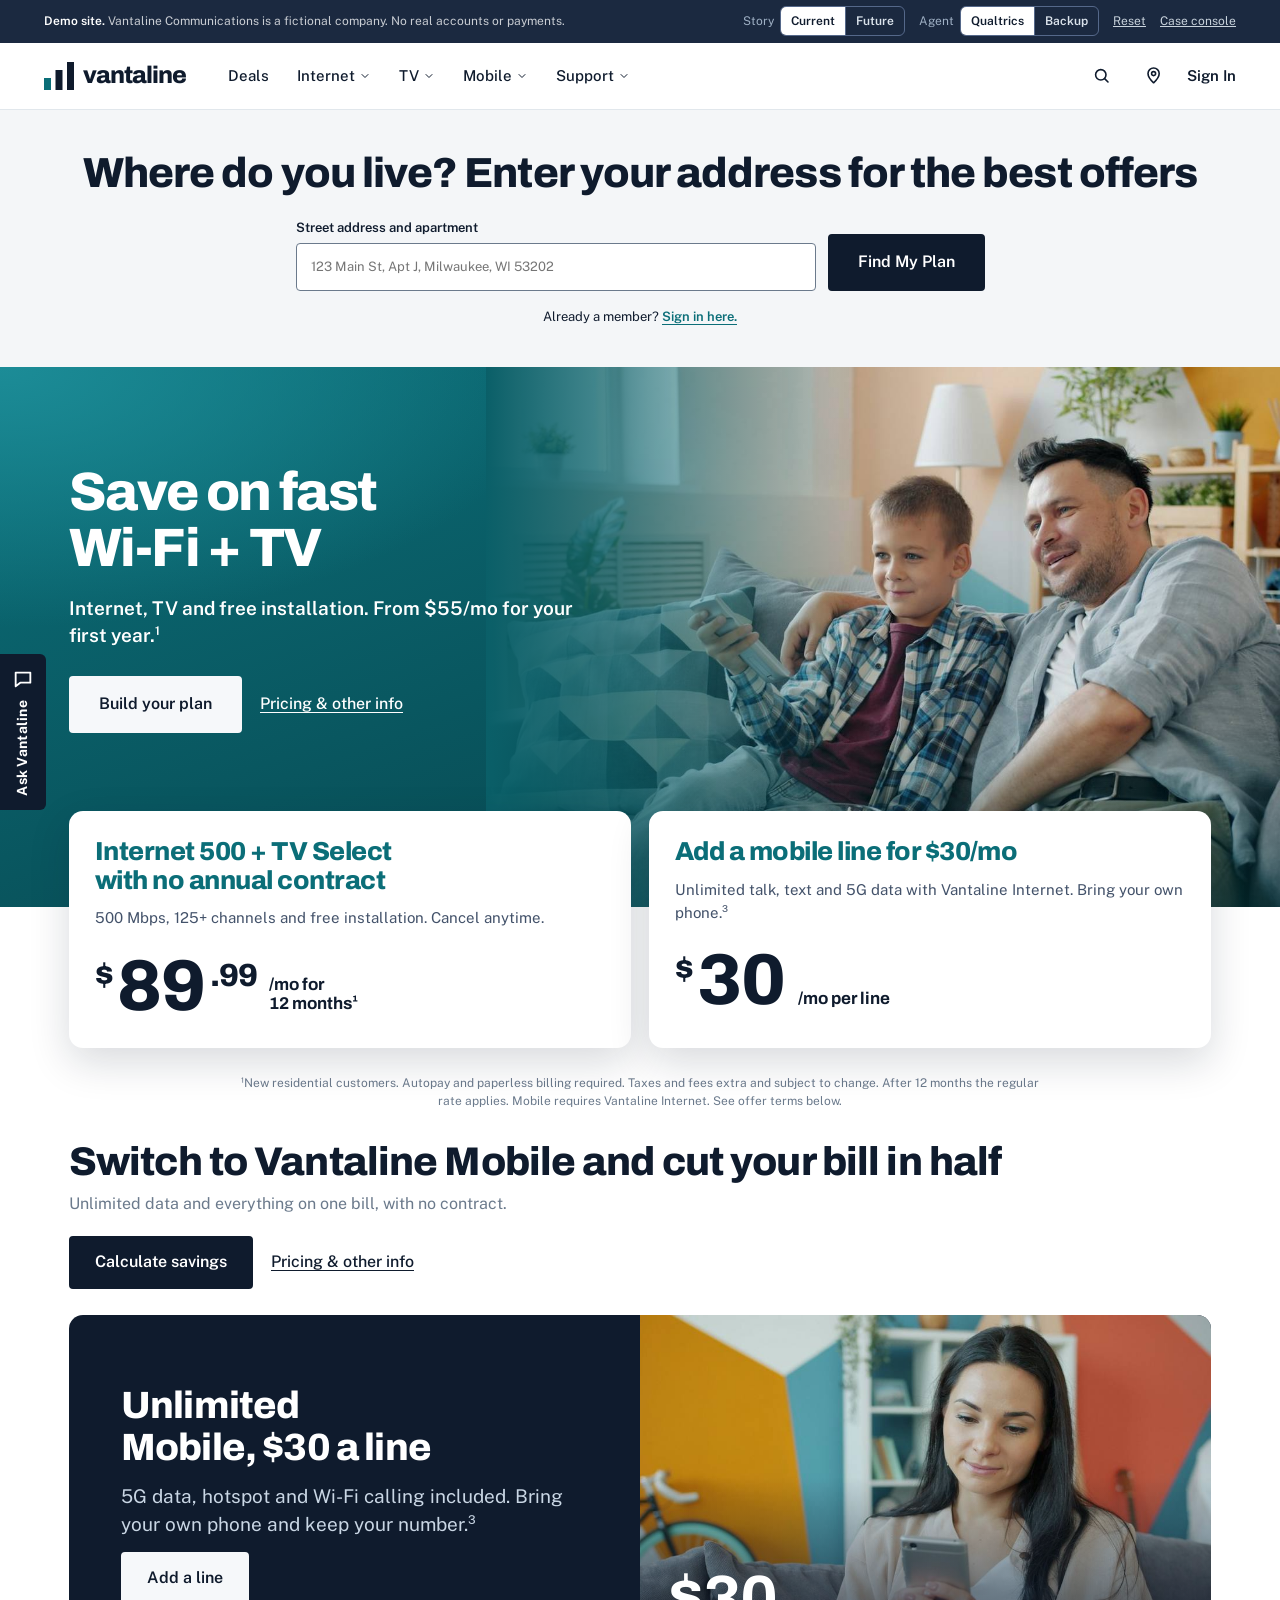
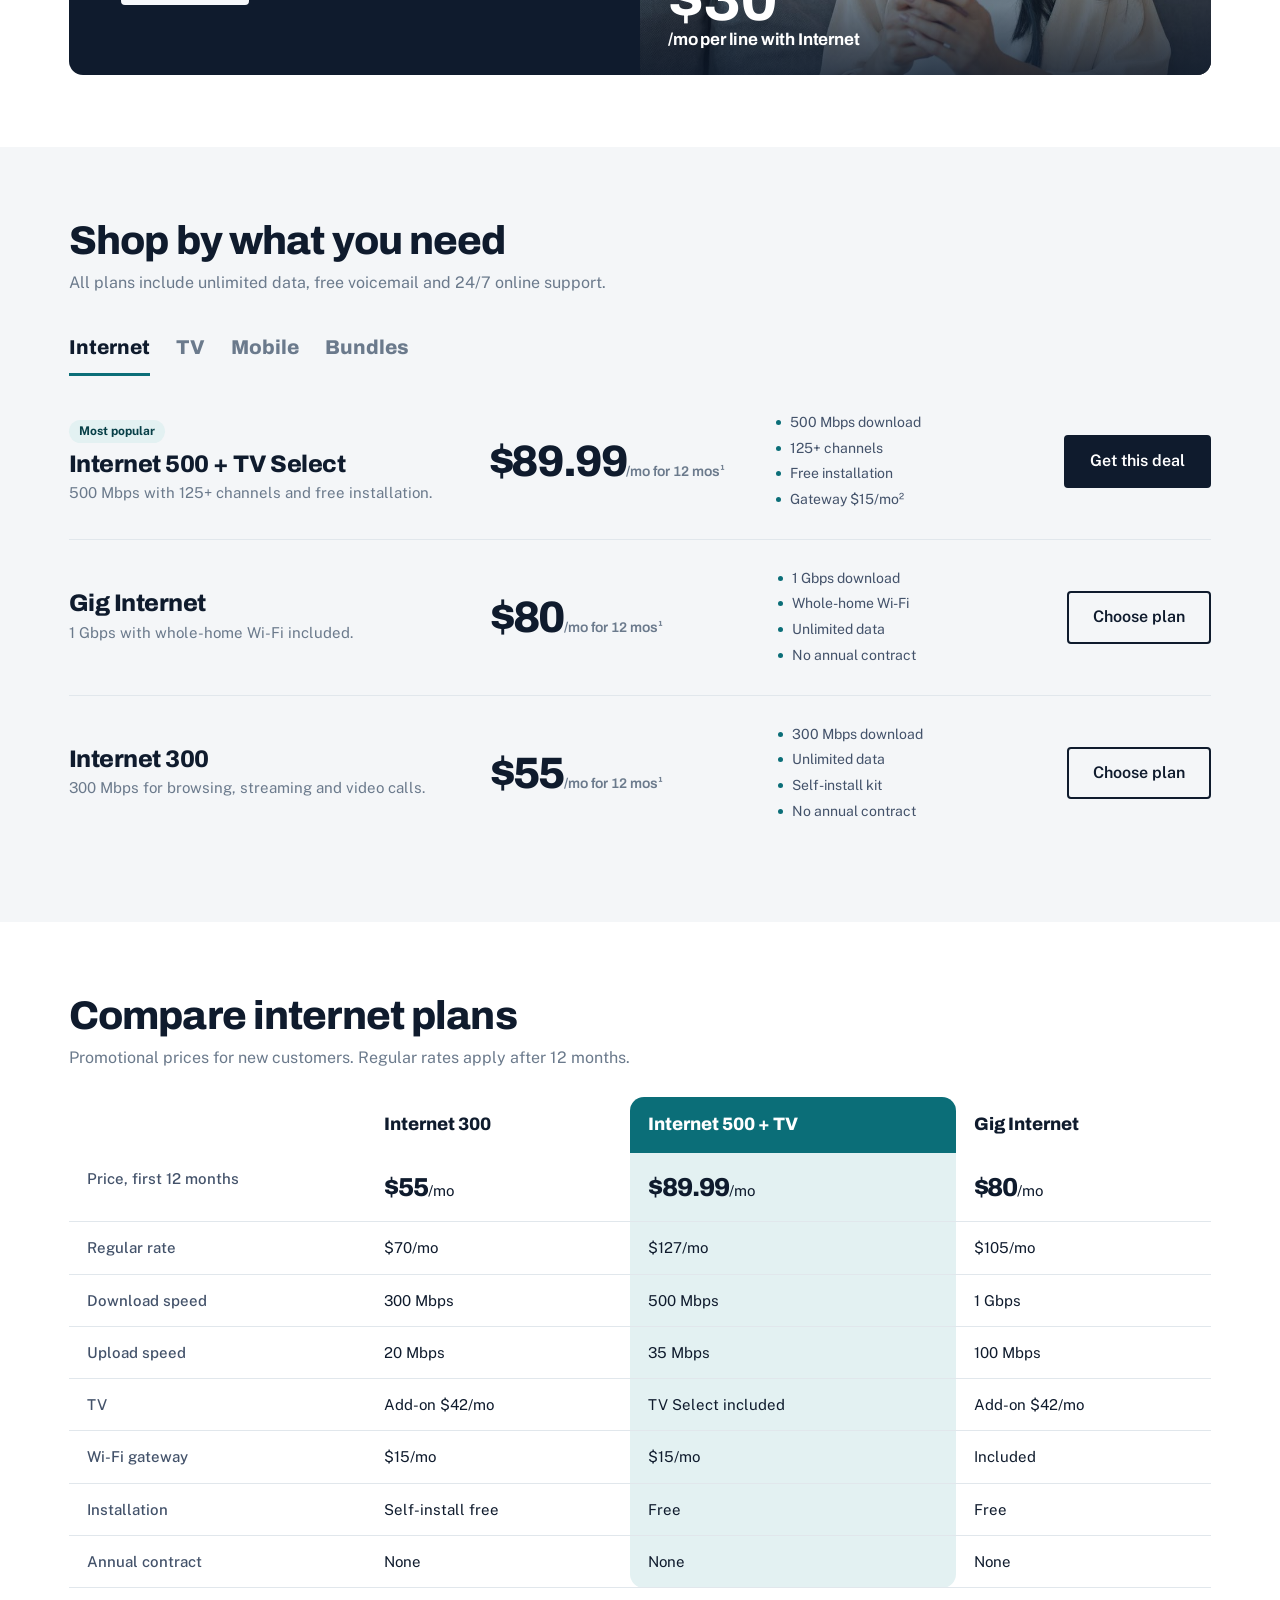
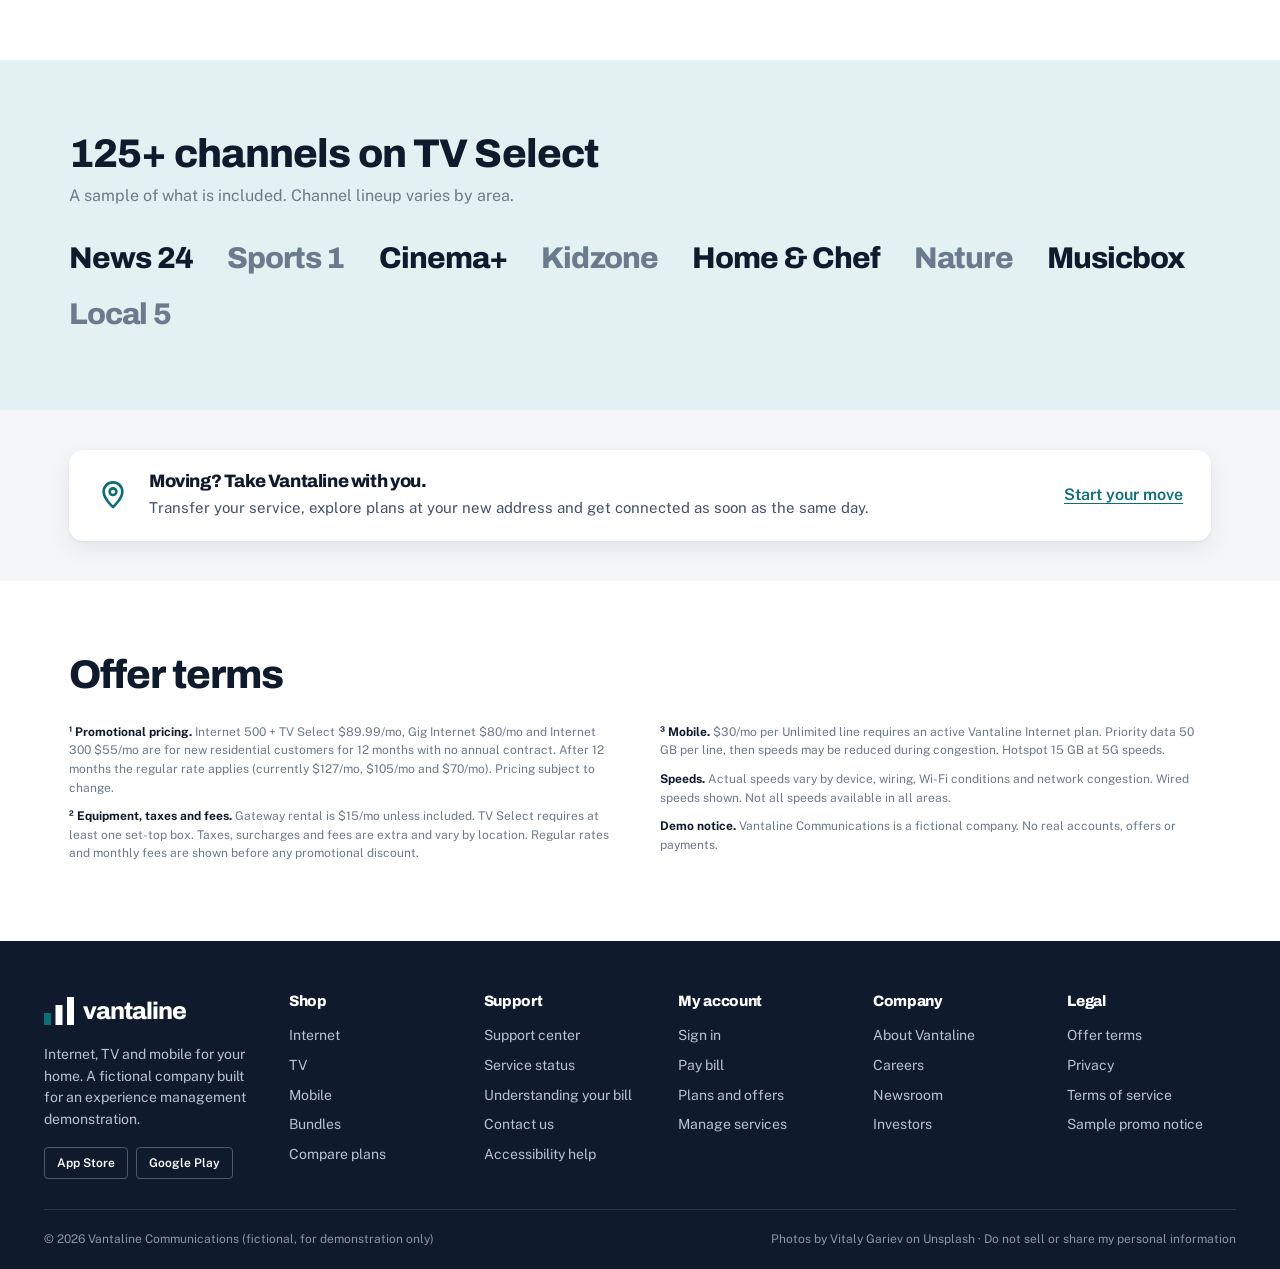
<file: index.html>
<!doctype html>
<html lang="en">
<head>
<meta charset="utf-8">
<meta name="viewport" content="width=device-width,initial-scale=1">
<title>Vantaline | Internet, TV and Mobile</title>
<meta name="robots" content="noindex,nofollow">
<link rel="preconnect" href="https://fonts.googleapis.com">
<link rel="preconnect" href="https://fonts.gstatic.com" crossorigin>
<link rel="stylesheet" href="https://fonts.googleapis.com/css2?family=Archivo:wdth,wght@62..125,100..900&family=Public+Sans:wght@400;500;600;700&family=JetBrains+Mono:wght@400;500&display=swap">
<link rel="stylesheet" href="site.css">
<link rel="icon" href="data:image/svg+xml,%3Csvg xmlns='http://www.w3.org/2000/svg' viewBox='0 0 30 28'%3E%3Crect y='16' width='7' height='12' fill='%230B6E78'/%3E%3Crect x='11.5' y='8' width='7' height='20' fill='%230F1B2D'/%3E%3Crect x='23' width='7' height='28' fill='%230F1B2D'/%3E%3C/svg%3E">
</head>
<body data-page="home" data-auth="out">

<main>
<section class="band wash tight address"><div class="wrap">
  <h2>Where do you live? Enter your address for the best offers</h2>
  <form id="avail-form"><label class="field">Street address and apartment<input id="avail-address" placeholder="123 Main St, Apt J, Milwaukee, WI 53202"></label><button class="btn lg" type="submit">Find My Plan</button></form>
  <p class="small">Already a member? <a class="textlink" href="signin.html">Sign in here.</a></p>
</div></section>

<section class="band teal offer-hero" id="deals"><div class="hero-photo" role="img" aria-label="A father and son on the couch at home, watching TV together"></div><div class="wrap narrow">
  <div>
    <h1>Save on fast Wi-Fi + TV</h1>
    <p class="lede">Internet, TV and free installation. From $55/mo for your first year.¹</p>
    <div class="cta"><a class="btn light lg" href="#shop">Build your plan</a><a class="ulink" href="#legal">Pricing &amp; other info</a></div>
  </div>
</div></section>
<section class="hero-cards"><div class="wrap narrow">
  <div class="cards2">
    <div class="ocard"><h2>Internet 500 + TV Select with no annual contract</h2><p>500 Mbps, 125+ channels and free installation. Cancel anytime.</p>
      <div class="price"><span class="d">$</span><span class="n">89</span><span class="c">.99</span><span class="per">/mo for<br>12 months¹</span></div></div>
    <div class="ocard"><h2>Add a mobile line for $30/mo</h2><p>Unlimited talk, text and 5G data with Vantaline Internet. Bring your own phone.³</p>
      <div class="price"><span class="d">$</span><span class="n">30</span><span class="per">/mo per line</span></div></div>
  </div>
</div></section>
<p class="fineprint wrap">¹New residential customers. Autopay and paperless billing required. Taxes and fees extra and subject to change. After 12 months the regular rate applies. Mobile requires Vantaline Internet. See offer terms below.</p>

<section class="band" style="padding-top:30px" id="mobile"><div class="wrap narrow">
  <div class="headrow"><div><h2>Switch to Vantaline Mobile and cut your bill in half</h2><p class="muted">Unlimited data and everything on one bill, with no contract.</p></div><div style="display:flex;gap:18px;align-items:center"><a class="btn" href="signin.html">Calculate savings</a><a class="ulink" href="#legal">Pricing &amp; other info</a></div></div>
  <div class="feature"><div class="fc"><h3>Unlimited Mobile, $30 a line</h3><p class="lede" style="color:#C9D6E4">5G data, hotspot and Wi-Fi calling included. Bring your own phone and keep your number.³</p><a class="btn light" href="signin.html">Add a line</a></div>
  <div class="fa"><div><b>$30</b><span>/mo per line with Internet</span></div></div></div>
</div></section>

<section class="band wash" id="shop"><div class="wrap narrow">
  <div class="headrow"><div><h2>Shop by what you need</h2><p class="muted">All plans include unlimited data, free voicemail and 24/7 online support.</p></div></div>
  <div class="tabs" role="tablist" aria-label="Shop categories">
    <button role="tab" id="tab-net" aria-selected="true" aria-controls="panel-net">Internet</button>
    <button role="tab" id="tab-tv" aria-selected="false" aria-controls="panel-tv">TV</button>
    <button role="tab" id="tab-mob" aria-selected="false" aria-controls="panel-mob">Mobile</button>
    <button role="tab" id="tab-bun" aria-selected="false" aria-controls="panel-bun">Bundles</button>
  </div>
  <div role="tabpanel" id="panel-net" aria-labelledby="tab-net"><div class="prow"><div><span class="tag">Most popular</span><h3>Internet 500 + TV Select</h3><p class="sub">500 Mbps with 125+ channels and free installation.</p></div><div><div class="big">$89.99<small>/mo for 12 mos¹</small></div></div><div><ul><li>500 Mbps download</li><li>125+ channels</li><li>Free installation</li><li>Gateway $15/mo²</li></ul></div><a class="btn" href="signin.html">Get this deal</a></div><div class="prow"><div><h3>Gig Internet</h3><p class="sub">1 Gbps with whole-home Wi-Fi included.</p></div><div><div class="big">$80<small>/mo for 12 mos¹</small></div></div><div><ul><li>1 Gbps download</li><li>Whole-home Wi-Fi</li><li>Unlimited data</li><li>No annual contract</li></ul></div><a class="btn ghost" href="signin.html">Choose plan</a></div><div class="prow"><div><h3>Internet 300</h3><p class="sub">300 Mbps for browsing, streaming and video calls.</p></div><div><div class="big">$55<small>/mo for 12 mos¹</small></div></div><div><ul><li>300 Mbps download</li><li>Unlimited data</li><li>Self-install kit</li><li>No annual contract</li></ul></div><a class="btn ghost" href="signin.html">Choose plan</a></div></div>
  <div role="tabpanel" id="panel-tv" aria-labelledby="tab-tv" hidden><div class="prow"><div><span class="tag">Included in bundle</span><h3>TV Select</h3><p class="sub">125+ live channels, local networks and on-demand.</p></div><div><div class="big">$42<small>/mo add-on²</small></div></div><div><ul><li>125+ channels</li><li>On-demand library</li><li>Voice remote</li><li>2 set-top boxes</li></ul></div><a class="btn" href="signin.html">Add TV</a></div><div class="prow"><div><h3>Cloud DVR</h3><p class="sub">Record 200 hours without extra hardware.</p></div><div><div class="big">$10<small>/mo add-on</small></div></div><div><ul><li>200 hours storage</li><li>Record 6 shows at once</li><li>Watch on any screen</li></ul></div><a class="btn ghost" href="signin.html">Add DVR</a></div></div>
  <div role="tabpanel" id="panel-mob" aria-labelledby="tab-mob" hidden><div class="prow"><div><span class="tag">With Vantaline Internet</span><h3>Unlimited Mobile</h3><p class="sub">Unlimited talk, text and 5G data on one bill.</p></div><div><div class="big">$30<small>/mo per line³</small></div></div><div><ul><li>Unlimited talk and text</li><li>5G data, 50 GB priority</li><li>Hotspot 15 GB</li><li>Bring your own phone</li></ul></div><a class="btn" href="signin.html">Add a line</a></div><div class="prow"><div><h3>Travel Pass</h3><p class="sub">Use your plan in 60+ countries for a day.</p></div><div><div class="big">$5<small>/day when used</small></div></div><div><ul><li>Pay only on days used</li><li>Keeps your number</li><li>Turn on or off in the app</li></ul></div><a class="btn ghost" href="signin.html">Learn more</a></div></div>
  <div role="tabpanel" id="panel-bun" aria-labelledby="tab-bun" aria-labelledby="tab-bun" hidden><div class="prow"><div><span class="tag">Best value</span><h3>Internet + TV + Mobile</h3><p class="sub">Everything on one bill, one login, one support team.</p></div><div><div class="big">$139<small>/mo for 12 mos¹</small></div></div><div><ul><li>Internet 500</li><li>TV Select</li><li>1 Unlimited Mobile line</li><li>Free installation</li></ul></div><a class="btn" href="signin.html">Build bundle</a></div><div class="prow"><div><h3>Internet + Mobile</h3><p class="sub">Fast home Wi-Fi and one line, under $100.</p></div><div><div class="big">$95<small>/mo for 12 mos¹</small></div></div><div><ul><li>Internet 500</li><li>1 Unlimited Mobile line</li><li>Whole-home Wi-Fi add-on</li></ul></div><a class="btn ghost" href="signin.html">Build bundle</a></div></div>
</div></section>

<section class="band" id="compare"><div class="wrap narrow">
  <div class="headrow"><div><h2>Compare internet plans</h2><p class="muted">Promotional prices for new customers. Regular rates apply after 12 months.</p></div></div>
  <div class="tablewrap"><table class="cmp">
    <thead><tr><th></th><th>Internet 300</th><th class="feat">Internet 500 + TV</th><th>Gig Internet</th></tr></thead>
    <tbody>
      <tr><th scope="row">Price, first 12 months</th><td><span class="pr">$55</span>/mo</td><td class="feat"><span class="pr">$89.99</span>/mo</td><td><span class="pr">$80</span>/mo</td></tr>
      <tr><th scope="row">Regular rate</th><td>$70/mo</td><td class="feat">$127/mo</td><td>$105/mo</td></tr>
      <tr><th scope="row">Download speed</th><td>300 Mbps</td><td class="feat">500 Mbps</td><td>1 Gbps</td></tr>
      <tr><th scope="row">Upload speed</th><td>20 Mbps</td><td class="feat">35 Mbps</td><td>100 Mbps</td></tr>
      <tr><th scope="row">TV</th><td>Add-on $42/mo</td><td class="feat">TV Select included</td><td>Add-on $42/mo</td></tr>
      <tr><th scope="row">Wi-Fi gateway</th><td>$15/mo</td><td class="feat">$15/mo</td><td>Included</td></tr>
      <tr><th scope="row">Installation</th><td>Self-install free</td><td class="feat">Free</td><td>Free</td></tr>
      <tr><th scope="row">Annual contract</th><td>None</td><td class="feat">None</td><td>None</td></tr>
    </tbody>
  </table></div>
</div></section>

<section class="band tint"><div class="wrap narrow">
  <div class="headrow"><div><h2>125+ channels on TV Select</h2><p class="muted">A sample of what is included. Channel lineup varies by area.</p></div></div>
  <div class="chan" aria-label="Sample channels"><span>News 24</span><span>Sports 1</span><span>Cinema+</span><span>Kidzone</span><span>Home &amp; Chef</span><span>Nature</span><span>Musicbox</span><span>Local 5</span></div>
</div></section>

<section class="band wash tight"><div class="wrap narrow">
  <div class="notecard"><svg class="ic" aria-hidden="true"><use href="#i-pin"/></svg><div><h3>Moving? Take Vantaline with you.</h3><p>Transfer your service, explore plans at your new address and get connected as soon as the same day.</p></div><a class="textlink" href="signin.html">Start your move</a></div>
</div></section>

<section class="band" id="legal"><div class="wrap narrow">
  <div class="headrow"><h2>Offer terms</h2></div>
  <div class="legal-block">
    <p><b>¹ Promotional pricing.</b> Internet 500 + TV Select $89.99/mo, Gig Internet $80/mo and Internet 300 $55/mo are for new residential customers for 12 months with no annual contract. After 12 months the regular rate applies (currently $127/mo, $105/mo and $70/mo). Pricing subject to change.</p>
    <p><b>² Equipment, taxes and fees.</b> Gateway rental is $15/mo unless included. TV Select requires at least one set-top box. Taxes, surcharges and fees are extra and vary by location. Regular rates and monthly fees are shown before any promotional discount.</p>
    <p><b>³ Mobile.</b> $30/mo per Unlimited line requires an active Vantaline Internet plan. Priority data 50 GB per line, then speeds may be reduced during congestion. Hotspot 15 GB at 5G speeds.</p>
    <p><b>Speeds.</b> Actual speeds vary by device, wiring, Wi-Fi conditions and network congestion. Wired speeds shown. Not all speeds available in all areas.</p>
    <p><b>Demo notice.</b> Vantaline Communications is a fictional company. No real accounts, offers or payments.</p>
  </div>
</div></section>
</main>
<script src="site.js"></script>
<script src="agent-sim.js"></script>
<script>
(function(){
  var tabs=[].slice.call(document.querySelectorAll('[role="tab"]'));
  tabs.forEach(function(t){t.addEventListener("click",function(){
    tabs.forEach(function(x){var on=x===t;x.setAttribute("aria-selected",on);document.getElementById(x.getAttribute("aria-controls")).hidden=!on;});
  });});
  var f=document.getElementById("avail-form");
  f.addEventListener("submit",function(e){e.preventDefault();location.href="signin.html";});
})();
</script>
<script src="qualtrics-deploy.js"></script>
</body>
</html>
</file>
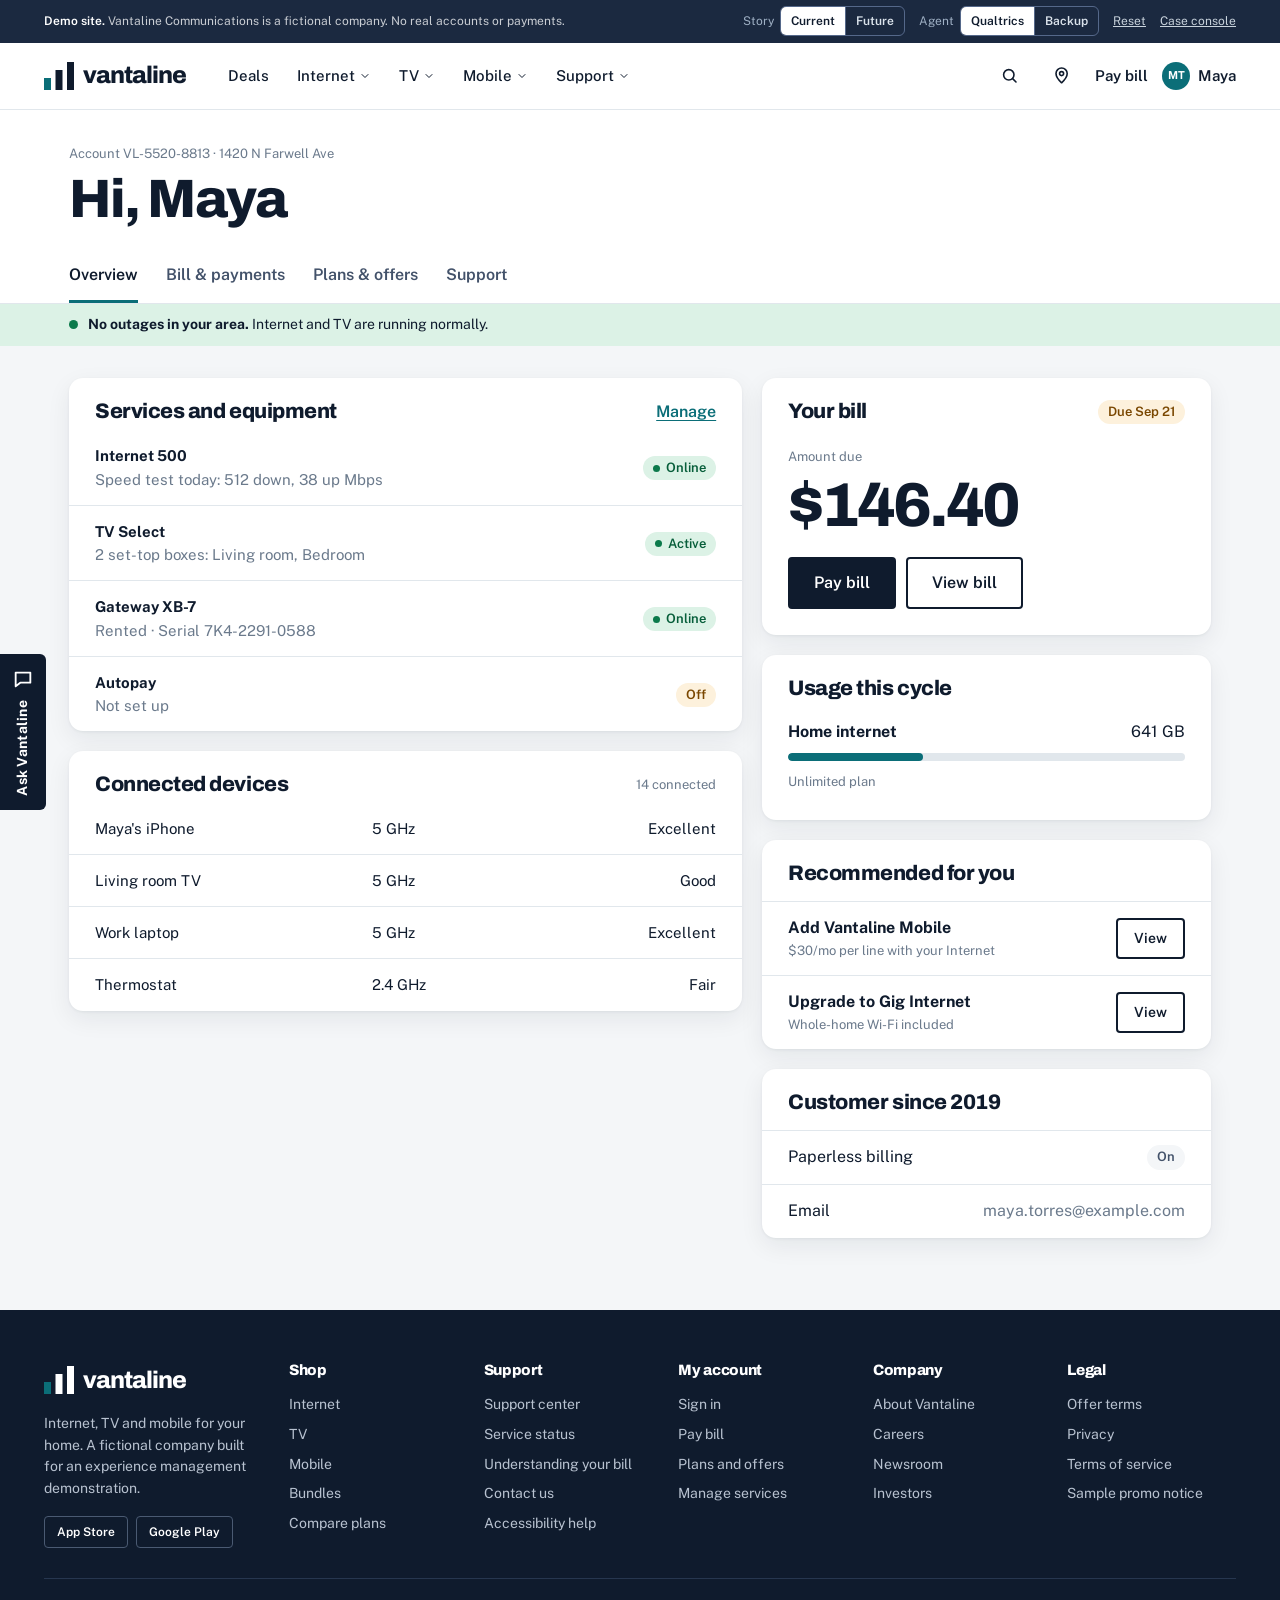
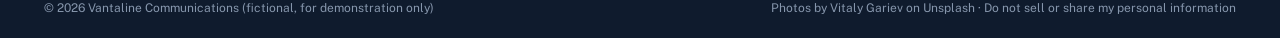
<file: account.html>
<!doctype html>
<html lang="en">
<head>
<meta charset="utf-8">
<meta name="viewport" content="width=device-width,initial-scale=1">
<title>My account | Vantaline</title>
<meta name="robots" content="noindex,nofollow">
<link rel="preconnect" href="https://fonts.googleapis.com">
<link rel="preconnect" href="https://fonts.gstatic.com" crossorigin>
<link rel="stylesheet" href="https://fonts.googleapis.com/css2?family=Archivo:wdth,wght@62..125,100..900&family=Public+Sans:wght@400;500;600;700&family=JetBrains+Mono:wght@400;500&display=swap">
<link rel="stylesheet" href="site.css">
<link rel="icon" href="data:image/svg+xml,%3Csvg xmlns='http://www.w3.org/2000/svg' viewBox='0 0 30 28'%3E%3Crect y='16' width='7' height='12' fill='%230B6E78'/%3E%3Crect x='11.5' y='8' width='7' height='20' fill='%230F1B2D'/%3E%3Crect x='23' width='7' height='28' fill='%230F1B2D'/%3E%3C/svg%3E">
</head>
<body data-page="account" data-auth="in">
<section class="acct-head"><div class="wrap narrow"><div class="crumb">Account VL-5520-8813 · 1420 N Farwell Ave</div><h1>Hi, Maya</h1><nav class="acct-tabs" aria-label="Account"><a href="account.html" aria-current="page">Overview</a><a href="billing.html">Bill &amp; payments</a><a href="offers.html">Plans &amp; offers</a><a href="support.html">Support</a></nav></div></section>
<div class="statusbar"><div class="wrap narrow"><span class="dot"></span><span><b>No outages in your area.</b> Internet and TV are running normally.</span></div></div>
<main class="acct-body"><div class="wrap narrow stack">
  <div class="notice" data-mode="future" id="acct-notice"><svg class="ic" aria-hidden="true"><use href="#i-info"/></svg><span><b>Your bill is $56.41 higher this month.</b> Your 12-month promo ended on Sep 1, and you have options to bring it back down. <a class="textlink" href="billing.html">See what changed</a></span></div>
  <div class="grid-main">
    <div class="stack">
      <div class="panel"><header><h2>Services and equipment</h2><a class="textlink" href="support.html">Manage</a></header>
        <div class="tw"><table class="dt"><tbody>
          <tr><td><b>Internet 500</b><br><span class="muted">Speed test today: 512 down, 38 up Mbps</span></td><td class="r"><span class="pill ok">Online</span></td></tr>
          <tr><td><b>TV Select</b><br><span class="muted">2 set-top boxes: Living room, Bedroom</span></td><td class="r"><span class="pill ok">Active</span></td></tr>
          <tr><td><b>Gateway XB-7</b><br><span class="muted">Rented · Serial 7K4-2291-0588</span></td><td class="r"><span class="pill ok">Online</span></td></tr>
          <tr><td><b>Autopay</b><br><span class="muted">Not set up</span></td><td class="r"><span class="pill warn">Off</span></td></tr>
        </tbody></table></div></div>
      <div class="panel"><header><h2>Connected devices</h2><span class="label">14 connected</span></header>
        <div class="tw"><table class="dt"><tbody>
          <tr><td>Maya's iPhone</td><td>5 GHz</td><td class="r">Excellent</td></tr>
          <tr><td>Living room TV</td><td>5 GHz</td><td class="r">Good</td></tr>
          <tr><td>Work laptop</td><td>5 GHz</td><td class="r">Excellent</td></tr>
          <tr><td>Thermostat</td><td>2.4 GHz</td><td class="r">Fair</td></tr>
        </tbody></table></div></div>
    </div>
    <div class="stack">
      <div class="panel"><header><h2>Your bill</h2><span class="pill warn">Due Sep 21</span></header>
        <div class="pad"><span class="label">Amount due</span><div class="big" id="acct-due" style="font-size:62px;margin-top:6px">$146.40</div>
        <div style="display:flex;gap:10px;flex-wrap:wrap;margin-top:20px"><a class="btn" href="billing.html">Pay bill</a><a class="btn ghost" href="billing.html">View bill</a></div></div></div>
      <div class="panel"><header><h2>Usage this cycle</h2></header>
        <div class="pad"><div style="display:flex;justify-content:space-between"><b>Home internet</b><span>641 GB</span></div><div class="meter"><i style="width:34%"></i></div><span class="label">Unlimited plan</span></div></div>
      <div class="panel"><header><h2>Recommended for you</h2></header>
        <div class="row"><span class="l"><b>Add Vantaline Mobile</b><small>$30/mo per line with your Internet</small></span><a class="btn ghost sm" href="offers.html">View</a></div>
        <div class="row"><span class="l"><b>Upgrade to Gig Internet</b><small>Whole-home Wi-Fi included</small></span><a class="btn ghost sm" href="offers.html">View</a></div></div>
      <div class="panel"><header><h2>Customer since 2019</h2></header>
        <div class="row"><span>Paperless billing</span><span class="pill">On</span></div>
        <div class="row"><span>Email</span><span class="muted">maya.torres@example.com</span></div></div>
    </div>
  </div>
</div></main>
<script src="site.js"></script>
<script>
(function(){ var p=window.VL&&VL.getPlan&&VL.getPlan(); if(!p||!p.price) return;
  var amt="$"+Number(p.price).toFixed(2); document.getElementById("acct-due").textContent=amt;
  var n=document.getElementById("acct-notice"); n.hidden=false; n.classList.add("ok");
  n.querySelector("span").innerHTML="<b>You\u2019re set at "+amt+" a month.</b> "+p.label+", starting with your September bill. <a class=\"textlink\" href=\"billing.html\">View bill</a>";
})();
</script>
<script src="agent-sim.js"></script>

<script src="qualtrics-deploy.js"></script>
</body>
</html>
</file>
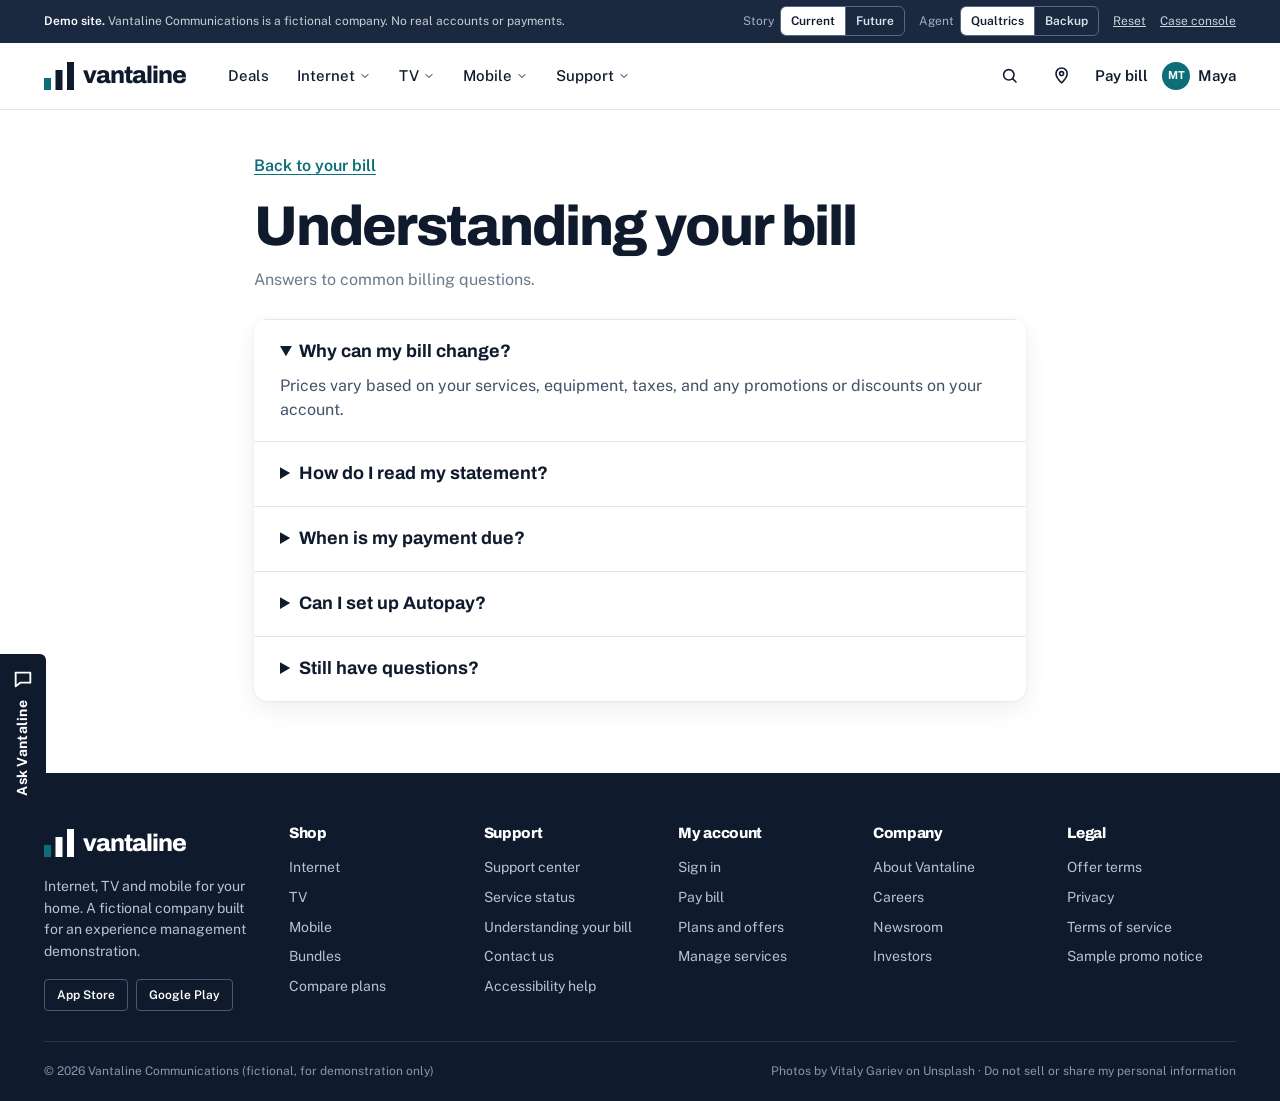
<file: bill-faq.html>
<!doctype html>
<html lang="en">
<head>
<meta charset="utf-8">
<meta name="viewport" content="width=device-width,initial-scale=1">
<title>Understanding your bill | Vantaline</title>
<meta name="robots" content="noindex,nofollow">
<link rel="preconnect" href="https://fonts.googleapis.com">
<link rel="preconnect" href="https://fonts.gstatic.com" crossorigin>
<link rel="stylesheet" href="https://fonts.googleapis.com/css2?family=Archivo:wdth,wght@62..125,100..900&family=Public+Sans:wght@400;500;600;700&family=JetBrains+Mono:wght@400;500&display=swap">
<link rel="stylesheet" href="site.css">
<link rel="icon" href="data:image/svg+xml,%3Csvg xmlns='http://www.w3.org/2000/svg' viewBox='0 0 30 28'%3E%3Crect y='16' width='7' height='12' fill='%230B6E78'/%3E%3Crect x='11.5' y='8' width='7' height='20' fill='%230F1B2D'/%3E%3Crect x='23' width='7' height='28' fill='%230F1B2D'/%3E%3C/svg%3E">
</head>
<body data-page="bill-faq" data-auth="in">

<main class="wrap" style="max-width:820px;padding-block:44px 72px">
  <a class="textlink" href="billing.html">Back to your bill</a>
  <h1 style="font-size:clamp(36px,5vw,56px);margin-top:18px;letter-spacing:-.035em">Understanding your bill</h1>
  <p class="muted" style="margin-top:10px">Answers to common billing questions.</p>
  <div class="faq panel" style="margin-top:26px">
    <details open><summary>Why can my bill change?</summary><p>Prices vary based on your services, equipment, taxes, and any promotions or discounts on your account.</p></details>
    <details><summary>How do I read my statement?</summary><p>Your statement shows monthly service charges, one-time charges, and taxes and fees.</p></details>
    <details><summary>When is my payment due?</summary><p>Your due date is shown on the first page of your statement.</p></details>
    <details><summary>Can I set up Autopay?</summary><p>Yes. Go to Bill &amp; payments and choose Autopay.</p></details>
    <details><summary>Still have questions?</summary><p>Visit our Support Center or chat with us.</p></details>
  </div>
</main>
<script src="site.js"></script>
<script src="agent-sim.js"></script>

<script src="qualtrics-deploy.js"></script>
</body>
</html>
</file>
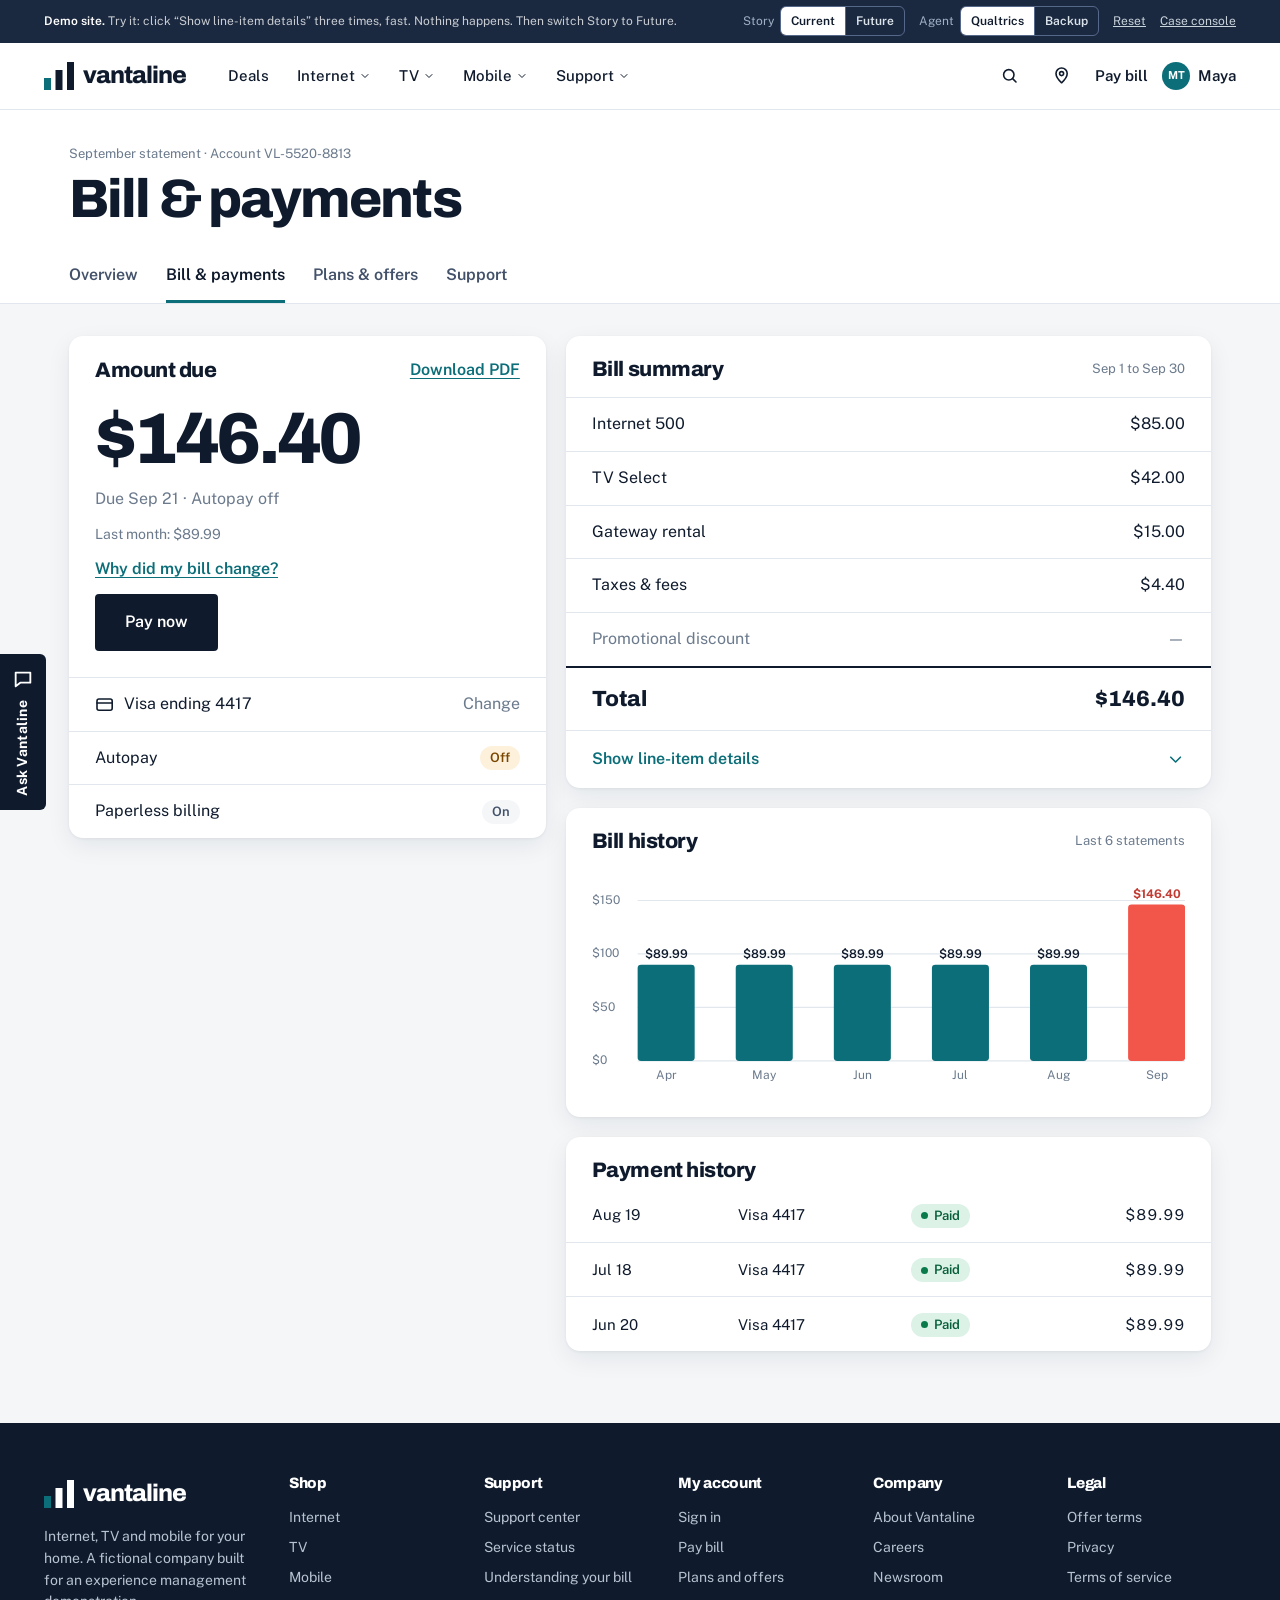
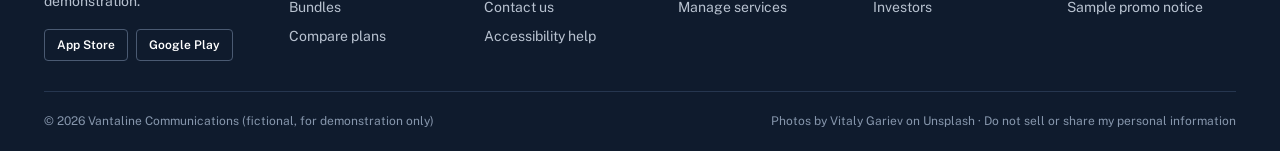
<file: billing.html>
<!doctype html>
<html lang="en">
<head>
<meta charset="utf-8">
<meta name="viewport" content="width=device-width,initial-scale=1">
<title>September bill | Vantaline</title>
<meta name="robots" content="noindex,nofollow">
<link rel="preconnect" href="https://fonts.googleapis.com">
<link rel="preconnect" href="https://fonts.gstatic.com" crossorigin>
<link rel="stylesheet" href="https://fonts.googleapis.com/css2?family=Archivo:wdth,wght@62..125,100..900&family=Public+Sans:wght@400;500;600;700&family=JetBrains+Mono:wght@400;500&display=swap">
<link rel="stylesheet" href="site.css">
<link rel="icon" href="data:image/svg+xml,%3Csvg xmlns='http://www.w3.org/2000/svg' viewBox='0 0 30 28'%3E%3Crect y='16' width='7' height='12' fill='%230B6E78'/%3E%3Crect x='11.5' y='8' width='7' height='20' fill='%230F1B2D'/%3E%3Crect x='23' width='7' height='28' fill='%230F1B2D'/%3E%3C/svg%3E">
</head>
<body data-page="billing" data-auth="in">
<section class="acct-head"><div class="wrap narrow"><div class="crumb">September statement · Account VL-5520-8813</div><h1>Bill &amp; payments</h1><nav class="acct-tabs" aria-label="Account"><a href="account.html">Overview</a><a href="billing.html" aria-current="page">Bill &amp; payments</a><a href="offers.html">Plans &amp; offers</a><a href="support.html">Support</a></nav></div></section>
<main class="acct-body"><div class="wrap narrow stack">
  <div class="grid-bill">
    <div class="panel"><header><h2>Amount due</h2><a class="textlink" href="#" id="download-pdf" aria-disabled="true">Download PDF</a></header>
      <div class="pad stack" style="gap:12px">
        <span class="big" id="amount-due">$146.40</span>
        <button class="whyline" id="bill-delta" type="button" data-mode="future" aria-controls="bill-explain"><b>$56.41</b> more than last month. <u>See why</u></button>
        <span class="muted">Due Sep 21 · Autopay off</span>
        <span class="muted" style="font-size:14px">Last month: $89.99</span>
        <a class="textlink" href="bill-faq.html" id="why-changed" data-mode="current" style="align-self:flex-start">Why did my bill change?</a>
        <a class="btn lg" id="pay" href="#pay" style="align-self:flex-start">Pay now</a>
      </div>
      <div class="row"><span style="display:flex;gap:10px;align-items:center"><svg class="ic" aria-hidden="true"><use href="#i-card"/></svg>Visa ending 4417</span><span class="muted">Change</span></div>
      <div class="row"><span>Autopay</span><span class="pill warn">Off</span></div>
      <div class="row"><span>Paperless billing</span><span class="pill">On</span></div>
    </div>
    <div class="stack">
      <div class="panel" id="bill-summary"><header><h2>Bill summary</h2><span class="label">Sep 1 to Sep 30</span></header>
        <div class="row"><span>Internet 500</span><span>$85.00</span></div>
        <div class="row"><span>TV Select</span><span>$42.00</span></div>
        <div class="row"><span>Gateway rental</span><span>$15.00</span></div>
        <div class="row"><span>Taxes &amp; fees</span><span>$4.40</span></div>
        <div class="row muted" id="promo-row"><span>Promotional discount</span><span>—</span></div>
        <div class="helper" id="bill-explain" hidden>
          <p id="h-lead">Your 12-month promo ended on Sep 1. That is the whole <b class="up">$56.41</b> difference. Everything else is the same as August.</p>
          <div class="h-react" id="h-options">
            <span class="h-sub">How does that sit with you?</span>
            <div class="h-chips"><button type="button" class="h-chip" data-r="push">That&rsquo;s a lot more than I expected</button><button type="button" class="h-chip" data-r="ok">OK, that makes sense</button></div>
          </div>
          <div class="h-think" id="h-think" hidden><span class="dots" aria-hidden="true"><i></i><i></i><i></i></span>Looking at your account&hellip;</div>
          <div class="h-opts" id="h-opts" hidden>
            <p class="h-say" id="h-say">That&rsquo;s fair, Maya. You&rsquo;ve been with us four years, and a $56 jump isn&rsquo;t how we want this to go. Here&rsquo;s a better price for you:</p>
            <button class="h-opt rec" type="button" data-price="119" data-label="Keep everything, 12-month price lock" data-row="12-month price lock" data-delta="-27.40"><span class="px">$119<small>/mo</small></span><span class="nm">Keep everything you have</span><span class="ds">Same internet and TV, price locked for 12 months. $27.40 less than this bill.</span><span class="go">Apply</span></button>
            <button class="textbtn" type="button" id="h-still">Still more than I want to pay</button>
            <div class="h-alt" id="h-alt" hidden>
              <p class="h-say">Understood. If TV is the thing you could let go, this is the lowest I can go:</p>
              <button class="h-opt" type="button" data-price="85" data-label="Internet 500 only" data-row="TV Select removed, new plan price" data-delta="-61.40"><span class="px">$85<small>/mo</small></span><span class="nm">Internet 500 only</span><span class="ds">Drop TV, add it back anytime</span><span class="go">Apply</span></button>
              <button class="textbtn" type="button" id="h-keep">Keep my current plan at $146.40</button>
            </div>
          </div>
          <div class="h-done" id="h-done" hidden></div>
          <div class="h-cta" id="h-cta"><button class="textbtn" type="button" id="h-ask">Ask a question</button><button class="textbtn" type="button" id="h-person">Talk to a person</button></div>
        </div>
        <div class="row total" id="total-row"><span>Total</span><span id="total-amt">$146.40</span></div>
        <button class="linkbtn" type="button" id="line-item-toggle" aria-controls="bill-explain"><span>Show line-item details</span><svg class="ic" aria-hidden="true"><use href="#i-chev"/></svg></button>
      </div>
      <div class="panel"><header><h2>Bill history</h2><span class="label">Last 6 statements</span></header><div class="chart"><svg viewBox="0 0 520 200" role="img" aria-label="Monthly bill, April to September. Five months at $89.99, then $146.40 in September."><line x1="40" x2="520" y1="170.0" y2="170.0" stroke="#E1E7EC" stroke-width="1"/><text x="0" y="173.0">$0</text><line x1="40" x2="520" y1="123.1" y2="123.1" stroke="#E1E7EC" stroke-width="1"/><text x="0" y="126.1">$50</text><line x1="40" x2="520" y1="76.2" y2="76.2" stroke="#E1E7EC" stroke-width="1"/><text x="0" y="79.2">$100</text><line x1="40" x2="520" y1="29.4" y2="29.4" stroke="#E1E7EC" stroke-width="1"/><text x="0" y="32.4">$150</text><rect x="40.0" y="85.6" width="50" height="84.4" rx="3" fill="#0B6E78"/><text class="val" x="65.0" y="79.6" text-anchor="middle">$89.99</text><text x="65.0" y="186" text-anchor="middle">Apr</text><rect x="126.0" y="85.6" width="50" height="84.4" rx="3" fill="#0B6E78"/><text class="val" x="151.0" y="79.6" text-anchor="middle">$89.99</text><text x="151.0" y="186" text-anchor="middle">May</text><rect x="212.0" y="85.6" width="50" height="84.4" rx="3" fill="#0B6E78"/><text class="val" x="237.0" y="79.6" text-anchor="middle">$89.99</text><text x="237.0" y="186" text-anchor="middle">Jun</text><rect x="298.0" y="85.6" width="50" height="84.4" rx="3" fill="#0B6E78"/><text class="val" x="323.0" y="79.6" text-anchor="middle">$89.99</text><text x="323.0" y="186" text-anchor="middle">Jul</text><rect x="384.0" y="85.6" width="50" height="84.4" rx="3" fill="#0B6E78"/><text class="val" x="409.0" y="79.6" text-anchor="middle">$89.99</text><text x="409.0" y="186" text-anchor="middle">Aug</text><rect x="470.0" y="32.8" width="50" height="137.2" rx="3" fill="#F2554A"/><text class="val now" x="495.0" y="26.8" text-anchor="middle">$146.40</text><text x="495.0" y="186" text-anchor="middle">Sep</text></svg></div></div>
      <div class="panel"><header><h2>Payment history</h2></header>
        <div class="tw"><table class="dt"><tbody>
          <tr><td>Aug 19</td><td>Visa 4417</td><td><span class="pill ok">Paid</span></td><td class="r">$89.99</td></tr>
          <tr><td>Jul 18</td><td>Visa 4417</td><td><span class="pill ok">Paid</span></td><td class="r">$89.99</td></tr>
          <tr><td>Jun 20</td><td>Visa 4417</td><td><span class="pill ok">Paid</span></td><td class="r">$89.99</td></tr>
        </tbody></table></div></div>
    </div>
  </div>
</div></main>
<script src="site.js"></script>
<script src="agent-trace.js"></script>
<script src="agent-sim.js"></script>
<script>
(function(){
  /* Current state: the line-item link is broken on purpose and nothing helps. Three fast clicks are
     reported as frustration (session replay, Qualtrics targeting).
     Future state: one helper on the bill that gets louder only if Maya needs it.
       0 quiet    a calm line under the amount: "$56.41 more than last month. See why"
       1 nudge    after a while without acting, that line is gently highlighted
       2 helper   on "See why" or frustration, the explanation slides open under the promo line and asks how it sits.
                  Nothing is offered until Maya pushes back. Then the agent comes back with one better price for her,
                  and a lower one only if she says it is still too much. "OK, that makes sense" gets no offer at all.
       3 pop-up   only if she then goes idle for 30 seconds without choosing, or shows frustration again
     Every action answers at once (pressed and "Applying" states), nothing jumps, and the result is saved
     so the account and offers pages agree. The assistant never opens by itself. */
  var VL=window.VL=window.VL||{}; VL.rageClicks=0;
  var FUTURE=VL.mode==="future", CALM=window.matchMedia("(prefers-reduced-motion: reduce)").matches;
  var $=function(id){ return document.getElementById(id); };
  var t=$("line-item-toggle"), ex=$("bill-explain"), why=$("bill-delta"), promo=$("promo-row"), opts=$("h-opts"), done=$("h-done"),
      cta=$("h-cta"), more=$("h-options"), due=$("amount-due"), total=$("total-amt");
  var level=0, resolved=false, assisted=false, pushed=false, clicks=[], loudTimer=null, busyTimer=null;
  function trace(l,ti,d,o){ if(VL.trace) VL.trace(l,ti,d,o); }

  /* Open or close a block by animating its height, so the rows below glide instead of jumping. */
  function slide(el,open,then){
    if(open===!el.hidden){ if(then) then(); return; }
    if(CALM||!el.animate){ el.hidden=!open; if(then) then(); return; }
    if(open) el.hidden=false;
    var h=el.scrollHeight, cs=getComputedStyle(el), pt=cs.paddingTop, pb=cs.paddingBottom;
    var shut={height:"0px",opacity:0,paddingTop:"0px",paddingBottom:"0px"}, full={height:h+"px",opacity:1,paddingTop:pt,paddingBottom:pb};
    el.style.overflow="hidden";
    var a=el.animate(open?[shut,full]:[full,shut],{duration:open?340:240,easing:"cubic-bezier(.2,.8,.2,1)"});
    a.onfinish=function(){ el.style.overflow=""; if(!open) el.hidden=true; if(then) then(); };
  }
  function count(el,from,to){
    if(CALM){ el.textContent="$"+to.toFixed(2); return; }
    var s=null; (function f(ts){ if(!s) s=ts; var k=Math.min(1,(ts-s)/700); k=1-Math.pow(1-k,3);
      el.textContent="$"+(from+(to-from)*k).toFixed(2); if(k<1) requestAnimationFrame(f); })(performance.now());
  }
  function setOpen(open){
    t.setAttribute("aria-expanded",String(open)); why.setAttribute("aria-expanded",String(open)); t.classList.toggle("open",open);
    t.querySelector("span").textContent=open?"Hide what changed":(level>=2?"Show what changed":"Show line-item details");
    slide(ex,open,function(){ if(open){ var r=ex.getBoundingClientRect(); if(r.bottom>innerHeight-(document.body.classList.contains("trace-open")?150:12)||r.top<70){ try{ ex.scrollIntoView({block:"nearest",behavior:"smooth"}); }catch(e){} } } });
  }
  /* The pop-up waits for 30 seconds of real inactivity, never for someone who is reading or clicking. */
  function armIdle(){ clearTimeout(loudTimer); if(FUTURE&&level===2&&!resolved&&!assisted) loudTimer=setTimeout(loud,30000); }
  ["pointerdown","keydown","scroll","pointermove"].forEach(function(ev){ document.addEventListener(ev,armIdle,{passive:true}); });

  function nudge(){
    if(level>=1||resolved) return; level=1; why.classList.add("nudge");
    trace("signal","A while on the bill without acting","Reads as hesitation, not frustration",{risk:70,status:"Noticing"});
    trace("action","Made the explanation easier to spot","Still no interruption");
  }
  function openHelper(sorry){
    if(level<2&&!resolved){ level=2; why.classList.remove("nudge"); why.classList.add("seen");
      if(sorry) $("h-lead").innerHTML="<b>Sorry, that link wasn\u2019t loading.</b> Here is the short version: your 12-month promo ended on Sep 1. That is the whole <b class=\"up\">$56.41</b> difference. Everything else is the same as August.";
      promo.classList.add("lit"); promo.lastElementChild.innerHTML='<span class="ended"><s>−$56.41</s>Ended Sep 1</span>';
      trace("action","Explained the change on the bill itself","Under the promotional discount line, where the answer belongs");
      armIdle();
    }
    setOpen(true);
  }
  function assist(person){
    assisted=true; clearTimeout(loudTimer);
    if(VL.agent==="sim"){ if(window.VLAgent){ person?VLAgent.human():VLAgent.open(); } }
    else if(person){ location.href="support.html#contact"; }
    else { VL.qualtricsAssist=true; trace("action","Qualtrics Experience Agent requested","Bill page assist (future state) · targeting flag set");
      try{ if(window.QSI&&QSI.API){ QSI.API.unload(); QSI.API.load().then(function(){ QSI.API.run(); }); } }catch(e){} }
  }
  function loud(){
    if(resolved||assisted||level!==2||$("shock")) return; level=3;
    var w=document.createElement("div"); w.className="shock-wrap"; w.id="shock";
    w.innerHTML='<div class="shock" role="dialog" aria-modal="true" aria-labelledby="shock-h">'+
      '<button type="button" class="shock-x" aria-label="Close" data-a="close">✕</button>'+
      '<div class="shock-top"><h2 id="shock-h">Still not adding up, Maya?</h2>'+
      '<p>We can go through this bill with you right now, and you won\u2019t have to explain it from the start.</p></div>'+
      '<div class="shock-cta"><button type="button" class="btn lg" data-a="chat">Walk me through it</button><button type="button" class="btn ghost lg" data-a="person">Talk to a person</button></div>'+
      '<div class="shock-foot"><span>Automated message</span><button type="button" data-a="close">Not now</button></div></div>';
    document.body.appendChild(w);
    trace("decision","She is still stuck after the explanation","Now it is worth interrupting, once",{risk:86,status:"Offering help"});
    trace("action","Offered to go through it with her","Pop-up, with a person one tap away");
    var last=document.activeElement, f=[].slice.call(w.querySelectorAll("button")); w.querySelector('[data-a="chat"]').focus();
    function close(a){ w.remove(); document.removeEventListener("keydown",keys,true);
      if(a==="close"){ trace("memory","Maya said not now","No more prompts this visit"); try{ last&&last.focus(); }catch(e){} } }
    function keys(e){ if(e.key==="Escape"){ close("close"); return; }
      if(e.key==="Tab"){ var i=f.indexOf(document.activeElement), n=e.shiftKey?(i<=0?f.length-1:i-1):(i===f.length-1?0:i+1); e.preventDefault(); f[n].focus(); } }
    document.addEventListener("keydown",keys,true);
    w.addEventListener("click",function(e){
      var b=e.target.closest("[data-a]"); if(!b){ if(e.target===w) close("close"); return; }
      var a=b.dataset.a; close(a); if(a==="chat") assist(false); if(a==="person") assist(true);
    });
  }
  /* Presenter control in the demo bar: move the story on without waiting. */
  VL.nextStep=function(){ if(!FUTURE||resolved) return; if(level===0) nudge(); else if(level===1) openHelper(); else if(level===2&&!pushed) pushBack(); else if(level===2){ clearTimeout(loudTimer); loud(); } };

  t.addEventListener("click",function(){
    var now=Date.now(); clicks=clicks.filter(function(c){return now-c<2000}); clicks.push(now);
    var rage=clicks.length>=3;
    if(rage){ clicks=[]; VL.rageClicks++; document.cookie="vl_rage=1;path=/;max-age=86400;SameSite=Lax";
      document.dispatchEvent(new CustomEvent("vl:frustration",{detail:{element:"line-item-toggle"}})); }
    if(!FUTURE) return;                      /* current state: the link stays dead */
    if(level>=2||resolved){ if(rage&&!resolved){ clearTimeout(loudTimer); loud(); } else setOpen(ex.hidden); return; }
    /* Before the helper has opened, the link behaves like a slow control: it tries, and gives up. */
    t.classList.add("busy"); t.querySelector("span").textContent="Loading details\u2026";
    clearTimeout(busyTimer); busyTimer=setTimeout(function(){ t.classList.remove("busy"); if(level<2) t.querySelector("span").textContent="Show line-item details"; },1600);
    if(rage){ clearTimeout(busyTimer); t.classList.remove("busy");
      trace("signal","3 fast clicks on \u201cShow line-item details\u201d","The link is not responding. Frustration on the bill page.",{risk:82,status:"Stepping in"}); openHelper(true); }
  });

  /* Her reply stays on the page, so the exchange reads as a conversation, not a menu. */
  function me(el,text){ var d=document.createElement("p"); d.className="h-me"; d.textContent=text; el.replaceWith(d); }
  /* Maya questions the bill. The agent takes a moment to look, then answers with one price chosen for her. */
  function pushBack(){
    if(pushed||resolved) return; pushed=true; armIdle();
    var think=$("h-think");
    trace("signal","Maya: \u201cThat\u2019s a lot more than I expected\u201d","Price pushback after the explanation, not confusion",{risk:78,status:"Finding a better price"});
    me(more,"That\u2019s a lot more than I expected."); slide(think,true);
    setTimeout(function(){
      trace("decision","One offer picked for Maya","4-year customer, watches TV most evenings, so keep her plan and lower the price. $119 locked 12 months clears eligibility and margin, no approval needed.");
      slide(think,false,function(){ slide(opts,true); });
      trace("action","Better price offered on the bill","One option, in the agent\u2019s words. Lower options held back until she asks.");
    },CALM?0:1400);
  }
  function stillTooMuch(){
    var alt=$("h-alt"), still=$("h-still"); armIdle();
    trace("signal","Maya: still more than she wants to pay","The price lock is not enough on its own",{risk:80});
    trace("decision","Next option: less service, lower price","Internet only at $85. A person stays one tap away.");
    me(still,"Still more than I want to pay."); slide(alt,true);
  }
  function finish(d,live){
    var amt="$"+Number(d.price).toFixed(2), card=opts.querySelector('.h-opt[data-price="'+d.price+'"]');
    resolved=true; clearTimeout(loudTimer); level=Math.max(level,2);
    [].forEach.call(ex.querySelectorAll(".h-me,.h-react"),function(c){ c.hidden=true; });
    [].forEach.call(opts.querySelectorAll(".h-say,.h-opt,.textbtn"),function(c){ if(c!==card) c.hidden=true; });
    if(card&&card.closest("#h-alt")) $("h-alt").hidden=false;
    $("h-think").hidden=true;
    if(card){ card.classList.remove("busy"); card.classList.add("chosen"); card.disabled=true; card.querySelector(".go").textContent="\u2713 Applied"; }
    more.hidden=true; opts.hidden=false;
    if(live){ count(due,146.40,d.price); count(total,146.40,d.price); } else { due.textContent=amt; total.textContent=amt; }
    due.classList.add("fixed"); $("total-row").classList.add("fixed");
    why.className="whyline ok"; why.disabled=true; why.hidden=false; why.innerHTML='<svg class="ic" aria-hidden="true"><use href="#i-check"/></svg>'+(live?"Updated just now. Was $146.40":"New price applied. Was $146.40");
    promo.className="row ok-row"; promo.innerHTML="<span>"+d.row+"</span><span>−$"+Math.abs(d.delta).toFixed(2)+"</span>";
    $("h-lead").hidden=true;
    done.innerHTML='<svg class="ic" aria-hidden="true"><use href="#i-check"/></svg><p><b>'+amt+' a month, starting with this bill.</b> A confirmation is on its way to your email. We\u2019ll check in tomorrow to make sure this bill looks right to you.</p>';
    if(live){ slide(done,true); if(ex.hidden) setOpen(true); } else { done.hidden=false; }
  }
  function kept(live){
    resolved=true; clearTimeout(loudTimer); more.hidden=true; why.classList.remove("nudge");
    done.innerHTML='<svg class="ic" aria-hidden="true"><use href="#i-check"/></svg><p><b>No change made.</b> Your plan stays as it is, and we won\u2019t keep asking. These options are on your Plans &amp; offers page whenever you want them.</p>';
    if(live){ slide(opts,false,function(){ slide(done,true); }); } else { opts.hidden=true; done.hidden=false; }
  }

  if(FUTURE){
    why.addEventListener("click",function(){ if(resolved) return; if(level<2) trace("signal","Maya tapped \u201cSee why\u201d","She asked, so the page answers"); if(level>=2) setOpen(ex.hidden); else openHelper(); });
    more.addEventListener("click",function(e){
      var c=e.target.closest(".h-chip"); if(!c||resolved) return;
      if(c.dataset.r==="push"){ pushBack(); return; }
      resolved=true; clearTimeout(loudTimer); why.classList.remove("nudge");
      trace("signal","Maya: \u201cOK, that makes sense\u201d","The explanation was enough",{risk:48,status:"Understood"});
      trace("decision","No offer","She isn\u2019t asking for one. A discount now would only cost margin.");
      trace("memory","Text her before the next price change","So the next bill is not a surprise",{status:"Understood, nothing pushed"});
      done.innerHTML='<svg class="ic" aria-hidden="true"><use href="#i-check"/></svg><p><b>Thanks for checking, Maya.</b> From now on we\u2019ll text you before any price change, so the bill is never the first you hear of it.</p>';
      slide(more,false,function(){ slide(done,true); });
    });
    $("h-still").addEventListener("click",stillTooMuch);
    $("h-ask").addEventListener("click",function(){ trace("signal","Maya wants to ask something","Open the assistant with the bill context"); assist(false); });
    $("h-person").addEventListener("click",function(){ assist(true); });
    opts.addEventListener("click",function(e){
      var b=e.target.closest(".h-opt"); if(!b||resolved||opts.classList.contains("working")) return;
      opts.classList.add("working"); b.classList.add("busy"); b.querySelector(".go").textContent="Applying\u2026";
      trace("signal","Maya chose \u201c"+b.querySelector(".nm").firstChild.textContent.trim()+"\u201d","Picked on the bill, no conversation needed");
      setTimeout(function(){ document.dispatchEvent(new CustomEvent("vl:resolved",{detail:{price:+b.dataset.price,label:b.dataset.label,row:b.dataset.row,delta:+b.dataset.delta}})); },750);
    });
    $("h-keep").addEventListener("click",function(){
      if(resolved) return; VL.setPlan({keep:true}); kept(true);
      trace("memory","Maya kept her current plan","Saved to her record. No follow-up offers will be sent.",{status:"Declined, respected"});
    });
  }

  /* When an option is applied (on the bill or by the assistant), the bill updates where it stands, and the choice is saved. */
  document.addEventListener("vl:resolved",function(e){
    if(resolved) return; var d=e.detail; opts.classList.remove("working");
    VL.setPlan({price:d.price,label:d.label,row:d.row,delta:d.delta});
    finish(d,true);
    trace("action","New price applied in billing",d.label+" · $"+Number(d.price).toFixed(2)+" a month");
    trace("action","Case CS0051877 opened and closed","Logged in ServiceNow with what she saw and chose");
    trace("action","Confirmation sent, check-in set for tomorrow","One question by email, not a survey on the spot");
    trace("outcome","Resolved on the bill page",d.via==="assistant"?"With the assistant, no call, no transfer":"Self-served in place, no chat, no call",{risk:31,status:"Resolved"});
  });

  /* Coming back to the page: show what she already chose instead of starting over. */
  var saved=VL.getPlan&&VL.getPlan();
  if(saved&&saved.price){ finish(saved,false); ex.hidden=false; t.classList.add("open"); t.setAttribute("aria-expanded","true"); t.querySelector("span").textContent="Hide what changed";
    trace("memory","Returning visit: her new price is already in place","Nothing to offer, nothing to interrupt",{risk:31,status:"Resolved"}); }
  else if(saved&&saved.keep){ resolved=true; }
  else if(FUTURE){ setTimeout(nudge,12000); }

  $("pay").addEventListener("click",function(e){e.preventDefault();});
  $("download-pdf").addEventListener("click",function(e){e.preventDefault();});
})();
</script>
<script src="qualtrics-deploy.js"></script>
</body>
</html>
</file>
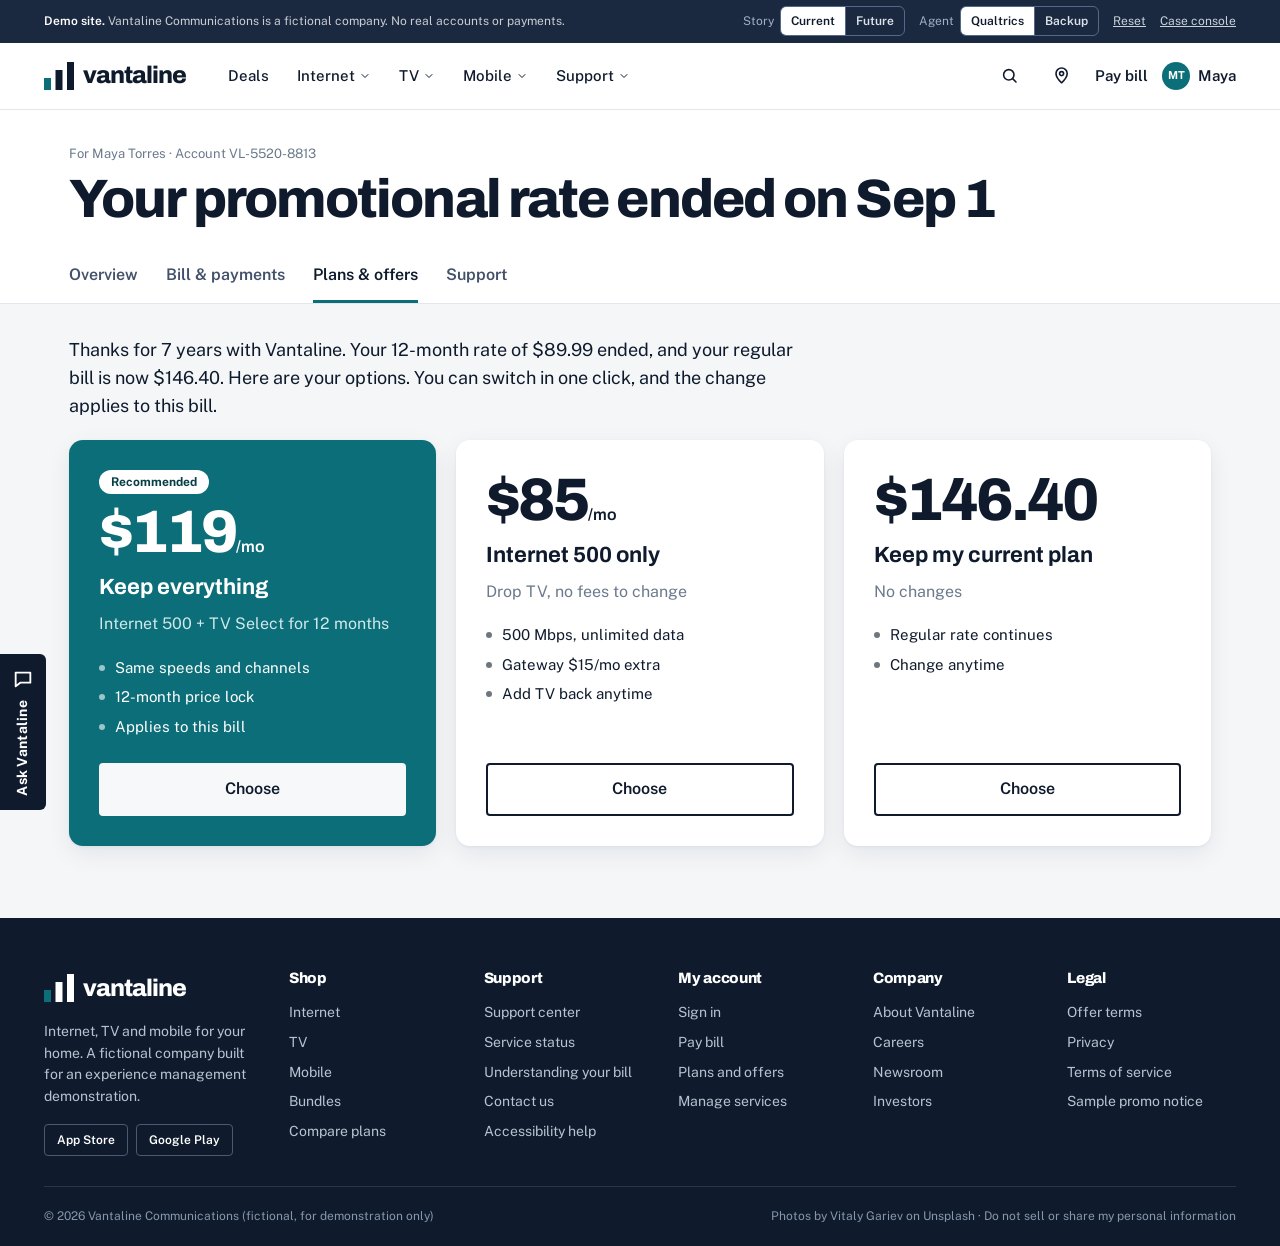
<file: offers.html>
<!doctype html>
<html lang="en">
<head>
<meta charset="utf-8">
<meta name="viewport" content="width=device-width,initial-scale=1">
<title>Your options | Vantaline</title>
<meta name="robots" content="noindex,nofollow">
<link rel="preconnect" href="https://fonts.googleapis.com">
<link rel="preconnect" href="https://fonts.gstatic.com" crossorigin>
<link rel="stylesheet" href="https://fonts.googleapis.com/css2?family=Archivo:wdth,wght@62..125,100..900&family=Public+Sans:wght@400;500;600;700&family=JetBrains+Mono:wght@400;500&display=swap">
<link rel="stylesheet" href="site.css">
<link rel="icon" href="data:image/svg+xml,%3Csvg xmlns='http://www.w3.org/2000/svg' viewBox='0 0 30 28'%3E%3Crect y='16' width='7' height='12' fill='%230B6E78'/%3E%3Crect x='11.5' y='8' width='7' height='20' fill='%230F1B2D'/%3E%3Crect x='23' width='7' height='28' fill='%230F1B2D'/%3E%3C/svg%3E">
</head>
<body data-page="offers" data-auth="in">
<section class="acct-head"><div class="wrap narrow"><div class="crumb">For Maya Torres · Account VL-5520-8813</div><h1>Your promotional rate ended on Sep 1</h1><nav class="acct-tabs" aria-label="Account"><a href="account.html">Overview</a><a href="billing.html">Bill &amp; payments</a><a href="offers.html" aria-current="page">Plans &amp; offers</a><a href="support.html">Support</a></nav></div></section>
<main class="acct-body"><div class="wrap narrow stack">
  <p style="max-width:66ch;font-size:18px">Thanks for 7 years with Vantaline. Your 12-month rate of $89.99 ended, and your regular bill is now $146.40. Here are your options. You can switch in one click, and the change applies to this bill.</p>
  <div class="offers" id="offer-list">
    <div class="offer rec"><span class="badge">Recommended</span><span class="p">$119<small>/mo</small></span><b>Keep everything</b><span class="muted">Internet 500 + TV Select for 12 months</span><ul><li>Same speeds and channels</li><li>12-month price lock</li><li>Applies to this bill</li></ul><button class="btn" type="button" data-offer="Keep everything at $119/mo">Choose</button></div>
    <div class="offer"><span class="p">$85<small>/mo</small></span><b>Internet 500 only</b><span class="muted">Drop TV, no fees to change</span><ul><li>500 Mbps, unlimited data</li><li>Gateway $15/mo extra</li><li>Add TV back anytime</li></ul><button class="btn ghost" type="button" data-offer="Internet 500 only at $85/mo">Choose</button></div>
    <div class="offer"><span class="p">$146.40</span><b>Keep my current plan</b><span class="muted">No changes</span><ul><li>Regular rate continues</li><li>Change anytime</li></ul><button class="btn ghost" type="button" data-offer="Keep current plan">Choose</button></div>
  </div>
  <div class="notice" id="offer-done" hidden></div>
</div></main>
<script src="site.js"></script>
<script src="agent-sim.js"></script>
<script>
(function(){
  var PLANS={"119":{price:119,label:"Keep everything, 12-month price lock",row:"12-month price lock",delta:-27.40},
             "85":{price:85,label:"Internet 500 only",row:"TV Select removed, new plan price",delta:-61.40}};
  var cards=[].slice.call(document.querySelectorAll("#offer-list .offer")), note=document.getElementById("offer-done");
  function key(card){ var m=card.querySelector(".p").textContent.match(/\$(\d+)/); return m&&PLANS[m[1]]?m[1]:"keep"; }
  function mark(k, quiet){
    cards.forEach(function(c){ var on=key(c)===k, b=c.querySelector("button");
      c.classList.toggle("chosen",on); b.disabled=on; b.classList.remove("busy"); b.textContent=on?"Your plan":"Switch to this"; });
    note.hidden=false; note.classList.add("ok");
    note.innerHTML=k==="keep"?"<b>No change made.</b> Your plan stays as it is. You can switch anytime.":"<b>Done.</b> "+PLANS[k].label+" starts with your September bill. A confirmation email is on its way. <a class=\"textlink\" href=\"billing.html\">View your bill</a>";
    if(!quiet){ try{ note.scrollIntoView({block:"nearest",behavior:"smooth"}); }catch(e){} }
  }
  cards.forEach(function(c){ c.querySelector("button").addEventListener("click",function(){
    var b=this, k=key(c); b.classList.add("busy"); b.textContent="Applying\u2026"; cards.forEach(function(o){ o.querySelector("button").disabled=true; });
    setTimeout(function(){ window.VL.setPlan(k==="keep"?{keep:true}:PLANS[k]); window.VL.offerChosen=c.querySelector("button").dataset.offer;
      document.cookie="vl_offer="+encodeURIComponent(window.VL.offerChosen)+";path=/;max-age=2592000;SameSite=Lax"; mark(k); },700);
  }); });
  var p=window.VL.getPlan(); if(p) mark(p.keep?"keep":String(p.price), true);
})();
</script>
<script src="qualtrics-deploy.js"></script>
</body>
</html>
</file>
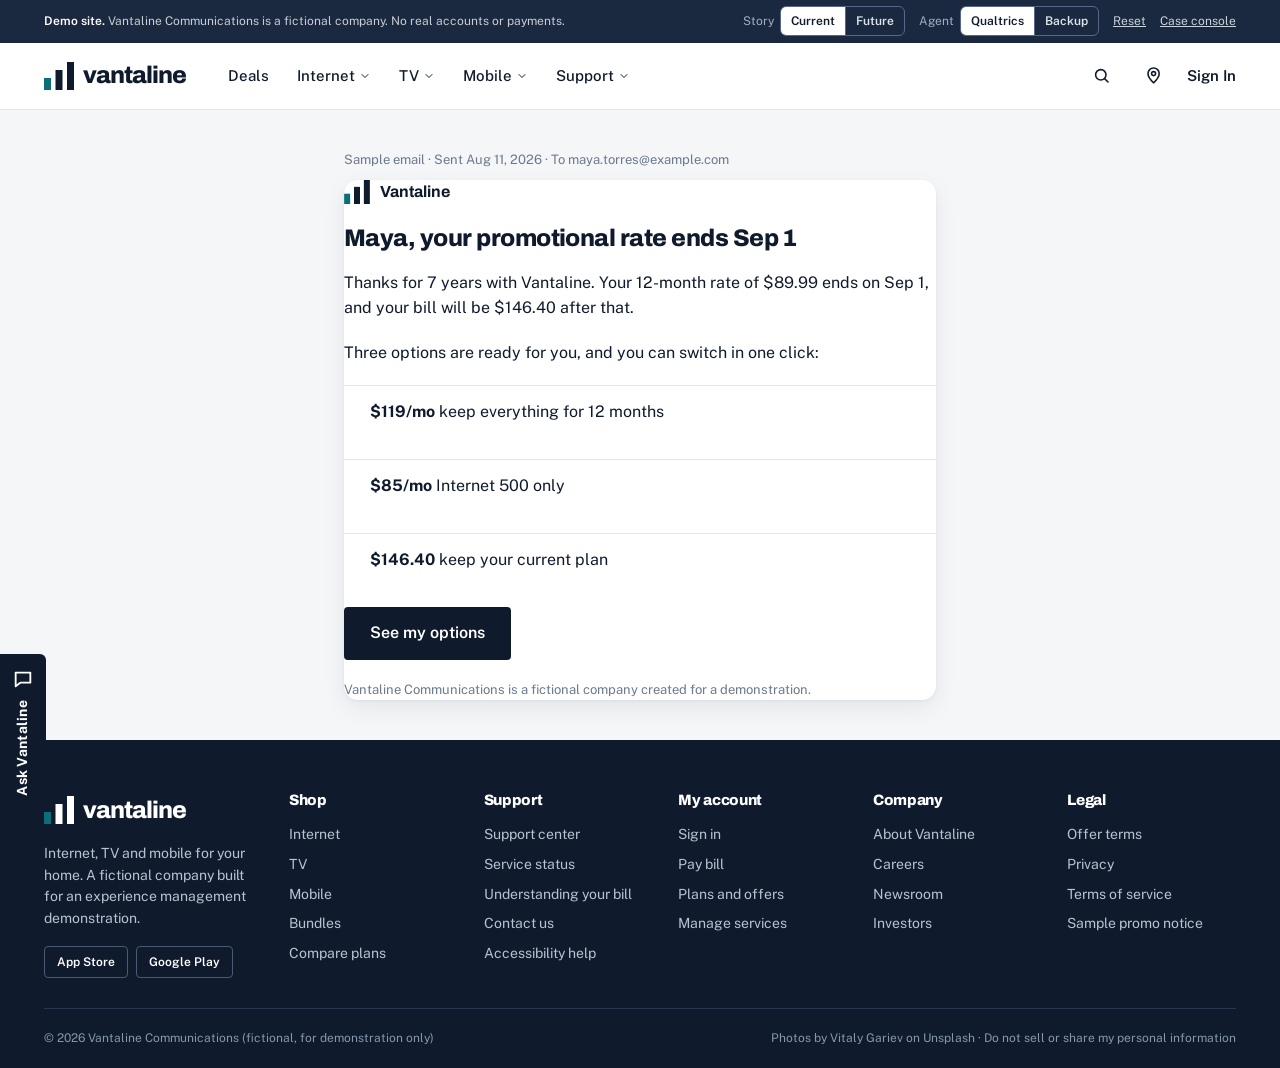
<file: promo-email.html>
<!doctype html>
<html lang="en">
<head>
<meta charset="utf-8">
<meta name="viewport" content="width=device-width,initial-scale=1">
<title>Your promotional rate ends Sep 1 | Vantaline</title>
<meta name="robots" content="noindex,nofollow">
<link rel="preconnect" href="https://fonts.googleapis.com">
<link rel="preconnect" href="https://fonts.gstatic.com" crossorigin>
<link rel="stylesheet" href="https://fonts.googleapis.com/css2?family=Archivo:wdth,wght@62..125,100..900&family=Public+Sans:wght@400;500;600;700&family=JetBrains+Mono:wght@400;500&display=swap">
<link rel="stylesheet" href="site.css">
<link rel="icon" href="data:image/svg+xml,%3Csvg xmlns='http://www.w3.org/2000/svg' viewBox='0 0 28 28'%3E%3Crect width='28' height='28' rx='7' fill='%230B6E78'/%3E%3Cpath d='M7 9l7 11 7-11' fill='none' stroke='%23fff' stroke-width='2.6' stroke-linecap='round'/%3E%3C/svg%3E">
</head>
<body data-page="promo-email" data-auth="out">

<main class="wrap" style="max-width:640px;padding-block:40px">
  <p class="label">Sample email · Sent Aug 11, 2026 · To maya.torres@example.com</p>
  <div class="panel stack pad" style="margin-top:10px">
    <div style="display:flex;align-items:center;gap:10px"><svg width="26" height="24" viewBox="0 0 30 28" aria-hidden="true"><rect y="16" width="7" height="12" fill="#0B6E78"/><rect x="11.5" y="8" width="7" height="20" fill="#0F1B2D"/><rect x="23" width="7" height="28" fill="#0F1B2D"/></svg><b style="font-family:var(--display)">Vantaline</b></div>
    <h1 style="font-size:24px">Maya, your promotional rate ends Sep 1</h1>
    <p>Thanks for 7 years with Vantaline. Your 12-month rate of $89.99 ends on Sep 1, and your bill will be $146.40 after that.</p>
    <p>Three options are ready for you, and you can switch in one click:</p>
    <div class="row"><span><b>$119/mo</b> keep everything for 12 months</span></div>
    <div class="row"><span><b>$85/mo</b> Internet 500 only</span></div>
    <div class="row"><span><b>$146.40</b> keep your current plan</span></div>
    <a class="btn" href="offers.html" style="align-self:flex-start">See my options</a>
    <p class="label">Vantaline Communications is a fictional company created for a demonstration.</p>
  </div>
</main>
<script src="site.js"></script>
<script src="agent-sim.js"></script>

<script src="qualtrics-deploy.js"></script>
</body>
</html>
</file>
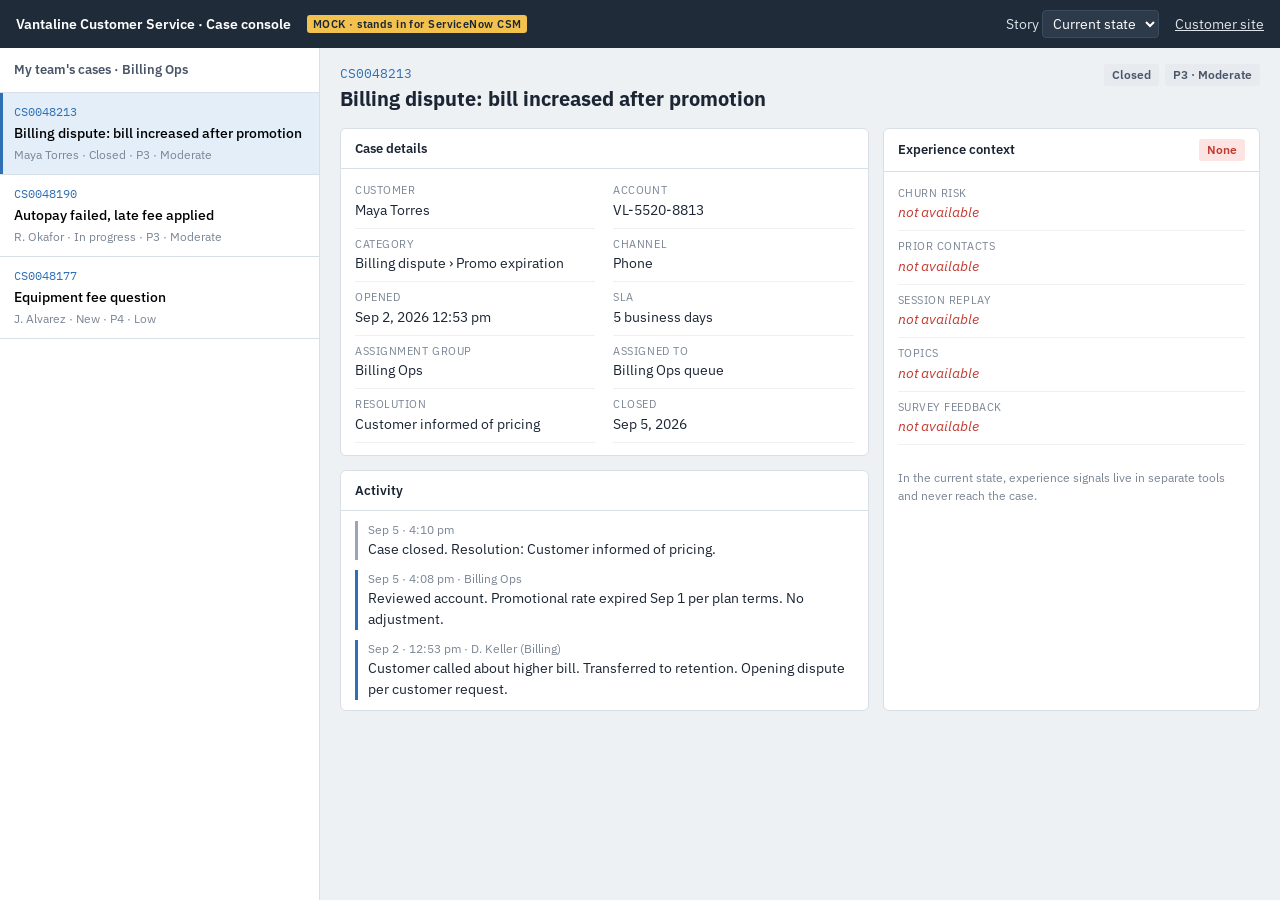
<file: servicenow.html>
<!doctype html>
<html lang="en">
<head>
<meta charset="utf-8">
<meta name="viewport" content="width=device-width,initial-scale=1">
<title>Case console (mock) | Vantaline</title>
<meta name="robots" content="noindex,nofollow">
<link rel="preconnect" href="https://fonts.googleapis.com">
<link rel="preconnect" href="https://fonts.gstatic.com" crossorigin>
<link rel="stylesheet" href="https://fonts.googleapis.com/css2?family=IBM+Plex+Sans:wght@400;500;600&family=IBM+Plex+Mono:wght@400;500&display=swap">
<style>
:root{--bg:#EEF1F4;--panel:#fff;--ink:#1B2533;--ink-2:#4A5668;--ink-3:#7A8595;--line:#D9DFE6;--nav:#1F2B38;--nav-2:#2C3A4A;--accent:#2F6FB3;--accent-soft:#E3EEF9;--red:#C23B32;--red-soft:#FBE4E1;--green:#1F7A4D;--green-soft:#DDF2E6;--amber:#9A6200;--amber-soft:#FFF1CF;--mono:"IBM Plex Mono",ui-monospace,Menlo,monospace}
*{box-sizing:border-box}[hidden]{display:none!important}
body{margin:0;background:var(--bg);color:var(--ink);font:14px/1.5 "IBM Plex Sans",ui-sans-serif,system-ui,sans-serif}
button,select{font:inherit}
.top{background:var(--nav);color:#DCE3EA;display:flex;align-items:center;gap:16px;padding:0 16px;height:48px}
.top b{color:#fff;font-weight:600}
.top .sp{flex:1}
.top select{background:var(--nav-2);color:#fff;border:1px solid #3B4B5E;border-radius:4px;padding:3px 6px}
.mock{font-size:11px;background:#F2C14E;color:#1B2533;border-radius:3px;padding:1px 6px;font-weight:600;letter-spacing:.04em}
.layout{display:grid;grid-template-columns:320px minmax(0,1fr);height:calc(100vh - 48px)}
.list{background:var(--panel);border-right:1px solid var(--line);overflow:auto}
.list h2{font-size:13px;margin:0;padding:12px 14px;border-bottom:1px solid var(--line);color:var(--ink-2);font-weight:600}
.item{display:block;width:100%;text-align:left;border:0;border-bottom:1px solid var(--line);background:none;padding:10px 14px;cursor:pointer}
.item:hover{background:#F6F8FA}.item[aria-current=true]{background:var(--accent-soft);box-shadow:inset 3px 0 0 var(--accent)}
.item .n{font-family:var(--mono);font-size:12px;color:var(--accent)}
.item .s{font-weight:500;margin:2px 0}
.item .m{font-size:12px;color:var(--ink-3)}
.main{overflow:auto;padding:16px 20px;display:flex;flex-direction:column;gap:14px}
.hdr{display:flex;justify-content:space-between;align-items:flex-start;gap:12px;flex-wrap:wrap}
.hdr h1{font-size:20px;margin:0}
.hdr .n{font-family:var(--mono);color:var(--accent);font-size:13px}
.badge{display:inline-block;border-radius:3px;padding:2px 8px;font-size:12px;font-weight:600}
.b-red{background:var(--red-soft);color:var(--red)}.b-green{background:var(--green-soft);color:var(--green)}.b-amber{background:var(--amber-soft);color:var(--amber)}.b-gray{background:#E7EBEF;color:var(--ink-2)}
.cols{display:grid;grid-template-columns:minmax(0,1.4fr) minmax(0,1fr);gap:14px}
.panel{background:var(--panel);border:1px solid var(--line);border-radius:6px}
.panel h3{margin:0;padding:10px 14px;border-bottom:1px solid var(--line);font-size:13px;font-weight:600;display:flex;justify-content:space-between;align-items:center}
.fields{display:grid;grid-template-columns:repeat(2,minmax(0,1fr));gap:0 18px;padding:6px 14px 12px}
.f{padding:7px 0;border-bottom:1px solid #EEF1F4}
.f label{display:block;font-size:11px;color:var(--ink-3);text-transform:uppercase;letter-spacing:.05em}
.f .v{margin-top:1px}
.f .v.empty{color:var(--red);font-style:italic}
.xm .f{border-bottom:1px solid #EEF1F4}
.act{padding:10px 14px;display:flex;flex-direction:column;gap:10px}
.a{border-left:3px solid var(--line);padding-left:10px}
.a .w{font-size:12px;color:var(--ink-3)}
.a.sys{border-color:#9AA6B4}.a.agent{border-color:var(--accent)}.a.xm{border-color:#7A5AF8}
.note{font-size:12px;color:var(--ink-3);padding:0 2px}
@media (max-width:900px){.layout{grid-template-columns:1fr;height:auto}.list{max-height:240px}.cols,.fields{grid-template-columns:1fr}}
</style>
</head>
<body data-page="case-console">
<div class="top">
  <b>Vantaline Customer Service · Case console</b><span class="mock">MOCK · stands in for ServiceNow CSM</span>
  <span class="sp"></span>
  <label>Story <select id="mode"><option value="current">Current state</option><option value="future">Future state</option></select></label>
  <a href="account.html" style="color:#DCE3EA">Customer site</a>
</div>
<div class="layout">
  <aside class="list" aria-label="Cases">
    <h2>My team's cases · Billing Ops</h2>
    <div id="items"></div>
  </aside>
  <main class="main" id="case"></main>
</div>
<script>
(function(){
"use strict";
function pref(k,d){try{return localStorage.getItem(k)||d}catch(e){return d}}
var qs=new URLSearchParams(location.search);
var mode=qs.get("mode")||pref("vl_mode","current");
var sel=document.getElementById("mode");sel.value=mode;
sel.addEventListener("change",function(){try{localStorage.setItem("vl_mode",sel.value)}catch(e){}location.search="?mode="+sel.value;});

var CASES={
 current:[
  {num:"CS0048213",short:"Billing dispute: bill increased after promotion",cust:"Maya Torres",acct:"VL-5520-8813",state:["Closed","b-gray"],pri:["P3 · Moderate","b-gray"],cat:"Billing dispute › Promo expiration",channel:"Phone",opened:"Sep 2, 2026 12:53 pm",sla:"5 business days",group:"Billing Ops",assigned:"Billing Ops queue",resolution:"Customer informed of pricing",closed:"Sep 5, 2026",
   xm:null,
   activity:[["sys","Sep 5 · 4:10 pm","Case closed. Resolution: Customer informed of pricing."],["agent","Sep 5 · 4:08 pm · Billing Ops","Reviewed account. Promotional rate expired Sep 1 per plan terms. No adjustment."],["agent","Sep 2 · 12:53 pm · D. Keller (Billing)","Customer called about higher bill. Transferred to retention. Opening dispute per customer request."]]},
  {num:"CS0048190",short:"Autopay failed, late fee applied",cust:"R. Okafor",acct:"VL-2201-4410",state:["In progress","b-amber"],pri:["P3 · Moderate","b-gray"],cat:"Billing › Payment failure",channel:"Chat",opened:"Sep 2, 2026 10:14 am",sla:"5 business days",group:"Billing Ops",assigned:"L. Chen",resolution:"",xm:null,activity:[]},
  {num:"CS0048177",short:"Equipment fee question",cust:"J. Alvarez",acct:"VL-7730-1185",state:["New","b-gray"],pri:["P4 · Low","b-gray"],cat:"Billing › Equipment fees",channel:"Web",opened:"Sep 2, 2026 9:02 am",sla:"7 business days",group:"Billing Ops",assigned:"",resolution:"",xm:null,activity:[]}
 ],
 future:[
  {num:"CS0051877",short:"Promo roll-off exception: $15 one-time credit",cust:"Maya Torres",acct:"VL-5520-8813",state:["Resolved","b-green"],pri:["P1 · Retention risk","b-red"],cat:"Billing › Promo expiration (exception)",channel:"Digital agent → Retention",opened:"Sep 1, 2026 7:52 pm",sla:"4 hours",group:"Retention",assigned:"Jordan R.",resolution:"$119/mo for 12 months + $15 credit",closed:"Sep 1, 2026 7:58 pm",
   xm:{risk:"64% (Aug 2) → 18% after save",ltv:"$11,200",journey:"Promo email (not opened) · bill page · agent chat",replay:"S-91A0-22D3",topics:"Promo expiration · price increase",sentiment:"−0.48 → +0.35",pulse:"NPS 8 · “Wish I'd seen the first email, but that was easy.”",summary:"Promo ended Sep 1; bill up from $89.99 to $146.40. Didn't see the Aug 11 notice. Offered $119 for 12 months; asked for $99. Frustrated on bill page (rage clicks)."},
   activity:[["xm","Sep 1 · 7:59 pm · Qualtrics","In-chat pulse received: NPS 8. Case context updated."],["sys","Sep 1 · 7:58 pm","Case resolved. $119/mo for 12 months applied; $15 credit approved by Jordan R."],["agent","Sep 1 · 7:52 pm · Jordan R. (Retention)","Approved one-time $15 credit outside agent policy. Customer accepted."],["xm","Sep 1 · 7:52 pm · Qualtrics Experience Agent","Case created from agent handoff. Transcript summary, churn score and session replay attached."]]}
 ]
};
var list=CASES[mode==="future"?"future":"current"];
var items=document.getElementById("items"),box=document.getElementById("case");
function esc(s){return String(s).replace(/[&<>]/g,function(c){return {"&":"&amp;","<":"&lt;",">":"&gt;"}[c]})}
function f(label,val){return '<div class="f"><label>'+label+'</label><div class="v'+(val?'':' empty')+'">'+(val?esc(val):'not available')+'</div></div>'}
function show(i){
  var c=list[i];
  Array.prototype.forEach.call(items.children,function(el,j){el.setAttribute("aria-current",String(i===j))});
  var xm=c.xm;
  box.innerHTML='<div class="hdr"><div><div class="n">'+c.num+'</div><h1>'+esc(c.short)+'</h1></div><div style="display:flex;gap:6px;flex-wrap:wrap"><span class="badge '+c.state[1]+'">'+c.state[0]+'</span><span class="badge '+c.pri[1]+'">'+c.pri[0]+'</span></div></div>'+
  '<div class="cols"><div style="display:flex;flex-direction:column;gap:14px">'+
   '<section class="panel"><h3>Case details</h3><div class="fields">'+f("Customer",c.cust)+f("Account",c.acct)+f("Category",c.cat)+f("Channel",c.channel)+f("Opened",c.opened)+f("SLA",c.sla)+f("Assignment group",c.group)+f("Assigned to",c.assigned||"Unassigned")+f("Resolution",c.resolution||"—")+f("Closed",c.closed||"—")+'</div></section>'+
   '<section class="panel"><h3>Activity</h3><div class="act">'+(c.activity.length?c.activity.map(function(a){return '<div class="a '+a[0]+'"><div class="w">'+esc(a[1])+'</div><div>'+esc(a[2])+'</div></div>'}).join(""):'<p class="note">No activity yet.</p>')+'</div></section>'+
  '</div>'+
   '<section class="panel xm"><h3>Experience context <span class="badge '+(xm?'b-green':'b-red')+'">'+(xm?'From Qualtrics':'None')+'</span></h3><div class="fields" style="grid-template-columns:1fr">'+
    (xm?f("Agent summary",xm.summary)+f("Churn risk",xm.risk)+f("Lifetime value",xm.ltv)+f("Journey",xm.journey)+f("Session replay",xm.replay)+f("Topics",xm.topics)+f("Sentiment",xm.sentiment)+f("Latest feedback",xm.pulse)
       :f("Churn risk","")+f("Prior contacts","")+f("Session replay","")+f("Topics","")+f("Survey feedback",""))+
   '</div>'+(xm?'':'<p class="note" style="padding:0 14px 12px">In the current state, experience signals live in separate tools and never reach the case.</p>')+'</section>'+
  '</div>';
}
list.forEach(function(c,i){var b=document.createElement("button");b.className="item";b.type="button";b.innerHTML='<div class="n">'+c.num+'</div><div class="s">'+esc(c.short)+'</div><div class="m">'+esc(c.cust)+' · '+c.state[0]+' · '+c.pri[0]+'</div>';b.addEventListener("click",function(){show(i)});items.appendChild(b)});
show(0);
})();
</script>
</body>
</html>
</file>
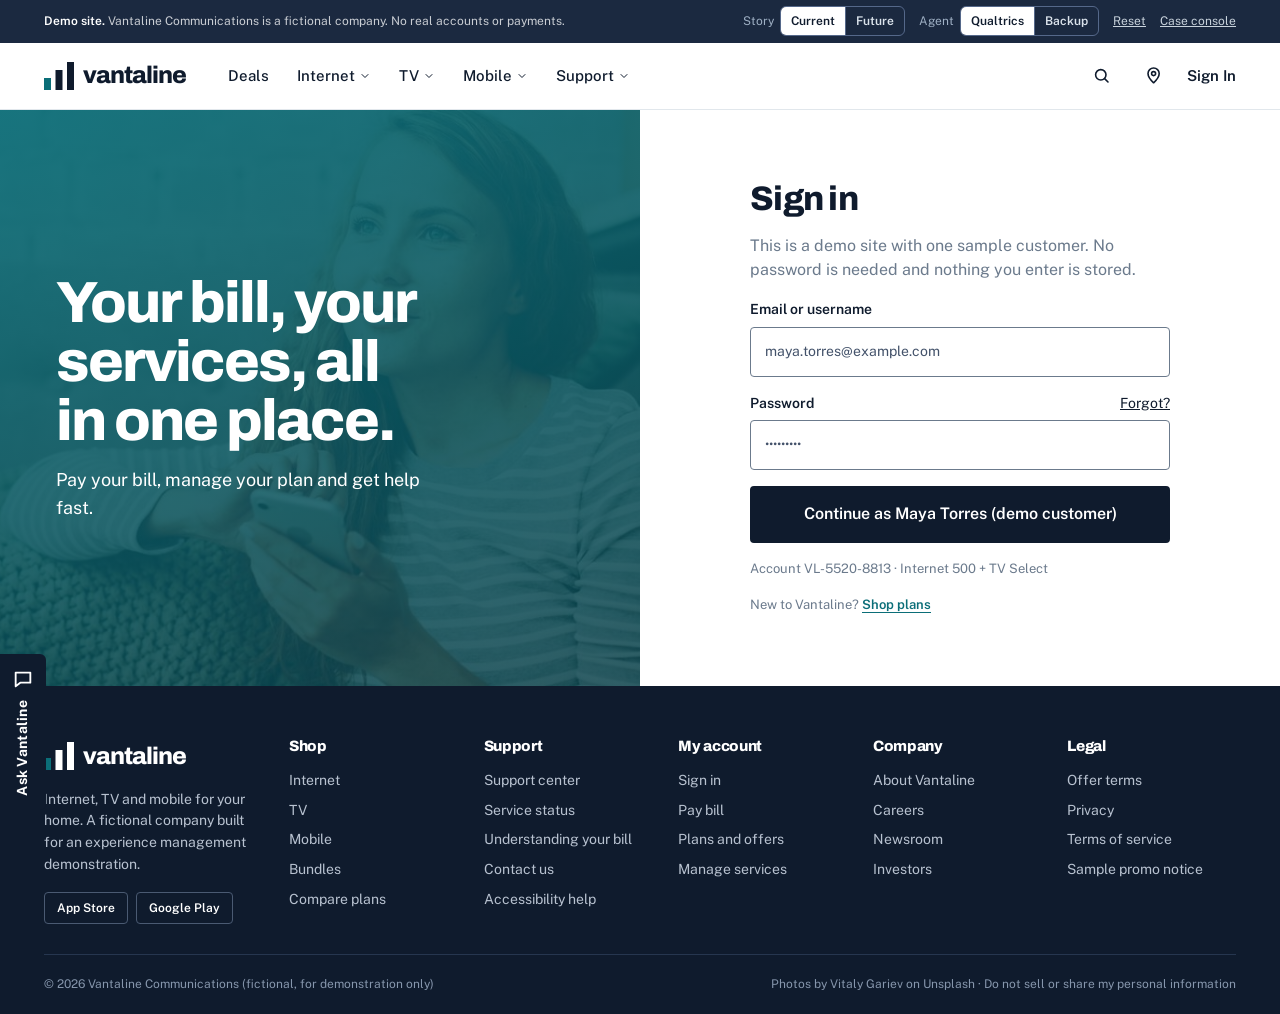
<file: signin.html>
<!doctype html>
<html lang="en">
<head>
<meta charset="utf-8">
<meta name="viewport" content="width=device-width,initial-scale=1">
<title>Sign in | Vantaline</title>
<meta name="robots" content="noindex,nofollow">
<link rel="preconnect" href="https://fonts.googleapis.com">
<link rel="preconnect" href="https://fonts.gstatic.com" crossorigin>
<link rel="stylesheet" href="https://fonts.googleapis.com/css2?family=Archivo:wdth,wght@62..125,100..900&family=Public+Sans:wght@400;500;600;700&family=JetBrains+Mono:wght@400;500&display=swap">
<link rel="stylesheet" href="site.css">
<link rel="icon" href="data:image/svg+xml,%3Csvg xmlns='http://www.w3.org/2000/svg' viewBox='0 0 30 28'%3E%3Crect y='16' width='7' height='12' fill='%230B6E78'/%3E%3Crect x='11.5' y='8' width='7' height='20' fill='%230F1B2D'/%3E%3Crect x='23' width='7' height='28' fill='%230F1B2D'/%3E%3C/svg%3E">
</head>
<body data-page="signin" data-auth="out">

<main class="signin-shell">
  <section class="signin-art"><h2>Your bill, your services, all in one place.</h2><p>Pay your bill, manage your plan and get help fast.</p></section>
  <section class="signin-form"><div class="box">
    <h1 style="font-size:34px">Sign in</h1>
    <p class="muted">This is a demo site with one sample customer. No password is needed and nothing you enter is stored.</p>
    <label class="field">Email or username<input value="maya.torres@example.com" readonly></label>
    <label class="field"><span class="fieldrow" style="width:100%"><span>Password</span><span style="font-weight:400;text-decoration:underline">Forgot?</span></span><input type="password" value="demo-only" readonly></label>
    <a class="btn block lg" href="account.html" id="demo-signin">Continue as Maya Torres (demo customer)</a>
    <p class="label">Account VL-5520-8813 · Internet 500 + TV Select</p>
    <p class="label">New to Vantaline? <a class="textlink" href="index.html#shop">Shop plans</a></p>
  </div></section>
</main>
<script src="site.js"></script>
<script src="agent-sim.js"></script>

<script src="qualtrics-deploy.js"></script>
</body>
</html>
</file>
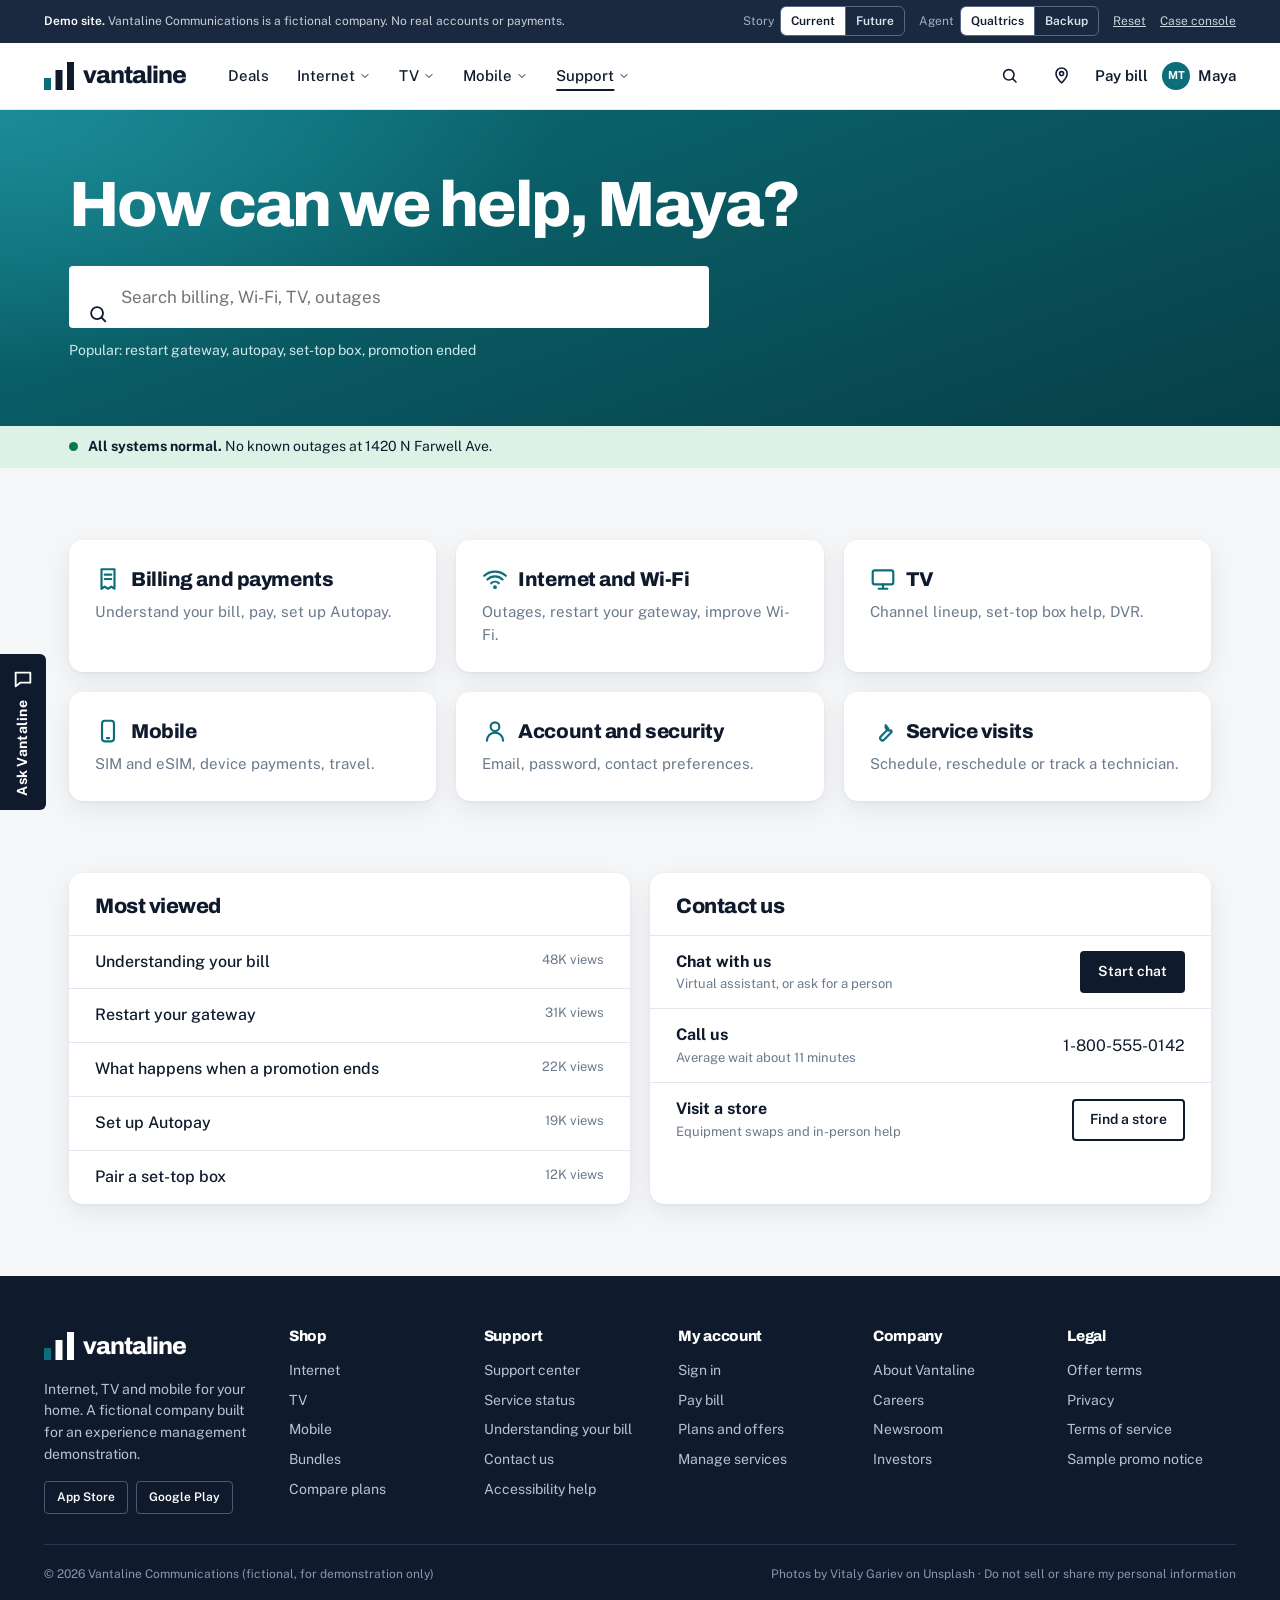
<file: support.html>
<!doctype html>
<html lang="en">
<head>
<meta charset="utf-8">
<meta name="viewport" content="width=device-width,initial-scale=1">
<title>Support | Vantaline</title>
<meta name="robots" content="noindex,nofollow">
<link rel="preconnect" href="https://fonts.googleapis.com">
<link rel="preconnect" href="https://fonts.gstatic.com" crossorigin>
<link rel="stylesheet" href="https://fonts.googleapis.com/css2?family=Archivo:wdth,wght@62..125,100..900&family=Public+Sans:wght@400;500;600;700&family=JetBrains+Mono:wght@400;500&display=swap">
<link rel="stylesheet" href="site.css">
<link rel="icon" href="data:image/svg+xml,%3Csvg xmlns='http://www.w3.org/2000/svg' viewBox='0 0 30 28'%3E%3Crect y='16' width='7' height='12' fill='%230B6E78'/%3E%3Crect x='11.5' y='8' width='7' height='20' fill='%230F1B2D'/%3E%3Crect x='23' width='7' height='28' fill='%230F1B2D'/%3E%3C/svg%3E">
</head>
<body data-page="support" data-auth="in">

<main>
<section class="band teal search-band" style="padding-block:60px 64px"><div class="wrap narrow"><h1>How can we help, Maya?</h1>
  <div class="searchbox"><svg class="ic" aria-hidden="true"><use href="#i-search"/></svg><input id="support-search" type="search" placeholder="Search billing, Wi-Fi, TV, outages" aria-label="Search support"><p>Popular: restart gateway, autopay, set-top box, promotion ended</p></div></div></section>
<div class="statusbar"><div class="wrap narrow"><span class="dot"></span><span><b>All systems normal.</b> No known outages at 1420 N Farwell Ave.</span></div></div>
<section class="band wash"><div class="wrap narrow">
  <div class="topics" id="topic-grid">
    <a class="topic" href="bill-faq.html" data-topic="billing and payments understand your bill, pay, set up autopay."><h3><svg class="ic" aria-hidden="true"><use href="#i-bill"/></svg>Billing and payments</h3><p>Understand your bill, pay, set up Autopay.</p></a>
    <a class="topic" href="#" data-topic="internet and wi-fi outages, restart your gateway, improve wi-fi."><h3><svg class="ic" aria-hidden="true"><use href="#i-wifi"/></svg>Internet and Wi-Fi</h3><p>Outages, restart your gateway, improve Wi-Fi.</p></a>
    <a class="topic" href="#" data-topic="tv channel lineup, set-top box help, dvr."><h3><svg class="ic" aria-hidden="true"><use href="#i-tv"/></svg>TV</h3><p>Channel lineup, set-top box help, DVR.</p></a>
    <a class="topic" href="#" data-topic="mobile sim and esim, device payments, travel."><h3><svg class="ic" aria-hidden="true"><use href="#i-phone"/></svg>Mobile</h3><p>SIM and eSIM, device payments, travel.</p></a>
    <a class="topic" href="#" data-topic="account and security email, password, contact preferences."><h3><svg class="ic" aria-hidden="true"><use href="#i-user"/></svg>Account and security</h3><p>Email, password, contact preferences.</p></a>
    <a class="topic" href="#" data-topic="service visits schedule, reschedule or track a technician."><h3><svg class="ic" aria-hidden="true"><use href="#i-tool"/></svg>Service visits</h3><p>Schedule, reschedule or track a technician.</p></a>
  </div>
</div></section>
<section class="band wash" style="padding-top:0"><div class="wrap narrow"><div class="grid2">
  <div class="panel"><header><h2>Most viewed</h2></header><div class="artlist" style="margin-top:10px">
    <a href="bill-faq.html">Understanding your bill <span>48K views</span></a>
    <a href="#">Restart your gateway <span>31K views</span></a>
    <a href="#">What happens when a promotion ends <span>22K views</span></a>
    <a href="#">Set up Autopay <span>19K views</span></a>
    <a href="#">Pair a set-top box <span>12K views</span></a></div></div>
  <div class="panel" id="contact"><header><h2>Contact us</h2></header>
    <div class="row" style="margin-top:10px"><span class="l"><b>Chat with us</b><small>Virtual assistant, or ask for a person</small></span><a class="btn sm" href="#" data-open-chat>Start chat</a></div>
    <div class="row"><span class="l"><b>Call us</b><small>Average wait about 11 minutes</small></span><span>1-800-555-0142</span></div>
    <div class="row"><span class="l"><b>Visit a store</b><small>Equipment swaps and in-person help</small></span><a class="btn ghost sm" href="#">Find a store</a></div></div>
</div></div></section>
</main>
<script src="site.js"></script>
<script src="agent-sim.js"></script>
<script>
(function(){var i=document.getElementById("support-search");if(!i)return;
i.addEventListener("input",function(){var q=i.value.trim().toLowerCase();
document.querySelectorAll("#topic-grid .topic").forEach(function(t){t.hidden=q&&t.dataset.topic.indexOf(q)<0;});});})();
</script>
<script src="qualtrics-deploy.js"></script>
</body>
</html>
</file>
<file: site.css>
/* Vantaline demo site, v4. Open layout: full-bleed color bands, soft white cards with no borders, flat 4px buttons,
   one display face at a single weight range. Fictional brand, no third-party assets. */
:root{
  --ink:#0F1B2D; --ink-2:#43526A; --ink-3:#6B7A8C;
  --paper:#FFFFFF; --wash:#F4F6F8; --tint:#E3F1F2; --line:#E1E7EC;
  --teal:#0B6E78; --teal-2:#095A62; --teal-3:#073F47; --bright:#46C8D2; --link:#0B6E78;
  --pop:#F2554A; --pop-2:#C23B32;
  --green:#0B7A4B; --green-soft:#DCF2E6; --amber:#B86E00; --amber-soft:#FDF1DC;
  --display:"Archivo",ui-sans-serif,system-ui,sans-serif;
  --sans:"Public Sans",ui-sans-serif,system-ui,-apple-system,"Segoe UI",sans-serif;
  --r:4px; --rc:14px;
  --soft:0 1px 3px rgba(15,27,45,.06),0 8px 24px rgba(15,27,45,.07);
}
*{box-sizing:border-box}
[hidden]{display:none!important}
html{-webkit-text-size-adjust:100%;scroll-behavior:smooth}
body{margin:0;background:var(--paper);color:var(--ink);font-family:var(--sans);font-size:16px;line-height:1.55;overflow-x:hidden}
a{color:var(--link)}
h1,h2,h3,h4{font-family:var(--display);font-weight:800;letter-spacing:-.022em;line-height:1.1;margin:0;text-wrap:balance}
p{margin:0}
button{font:inherit;cursor:pointer}
:focus-visible{outline:3px solid var(--ink);outline-offset:2px}
.wrap{max-width:1240px;margin:0 auto;padding-inline:24px}
.narrow{max-width:1190px}
.ic{width:1.2em;height:1.2em;fill:none;stroke:currentColor;stroke-width:2;stroke-linecap:round;stroke-linejoin:round;flex:none}
.muted{color:var(--ink-3)}
.label{font-size:13px;color:var(--ink-3)}

/* demo chrome */
.demo-bar{background:#1B2940;color:#C9CDD3;font-size:12px}
.demo-bar .wrap{display:flex;gap:12px;align-items:center;justify-content:space-between;padding-block:6px;flex-wrap:wrap}
.demo-bar b{color:#fff;font-weight:600}
.demo-bar select{background:#2C3B52;color:#fff;border:1px solid #44566F;border-radius:4px;padding:2px 6px;font-size:12px}
.demo-bar a{color:#C9CDD3}

/* header: plain text links on white */
.site-head{background:var(--paper);border-bottom:1px solid var(--line);position:sticky;top:0;z-index:30}
.site-head .wrap{display:flex;align-items:center;gap:30px;height:66px}
.logo{display:flex;align-items:center;gap:9px;text-decoration:none;color:var(--ink)}
.logo span{font-family:var(--display);font-weight:800;font-size:24px;letter-spacing:-.04em}
.mainnav{display:flex;flex:1;height:100%;gap:4px}
.nav-item{position:relative;display:flex;align-items:stretch}
.nav-item>a{display:inline-flex;align-items:center;gap:4px;padding:0 12px;color:var(--ink);text-decoration:none;font-weight:500;font-size:15px}
.nav-item>a .ic{width:.8em;height:.8em}
.nav-item:hover>a,.nav-item:focus-within>a,.nav-item>a[aria-current]{text-decoration:underline;text-underline-offset:8px;text-decoration-thickness:2px}
.menu{position:absolute;left:0;top:100%;min-width:260px;background:var(--paper);border-radius:0 0 var(--rc) var(--rc);box-shadow:var(--soft);padding:8px;display:none;z-index:40}
.nav-item:hover .menu,.nav-item:focus-within .menu{display:block}
.menu a{display:block;padding:10px 12px;text-decoration:none;color:var(--ink);font-weight:500;font-size:15px;border-radius:6px}
.menu a small{display:block;color:var(--ink-3);font-weight:400;font-size:13px}
.menu a:hover{background:var(--wash)}
.head-cta{display:flex;gap:14px;align-items:center}
.head-cta .plain{color:var(--ink);font-weight:600;font-size:15px;text-decoration:none}
.head-cta .plain:hover{text-decoration:underline}
.icon-btn{width:38px;height:38px;border:0;background:transparent;color:var(--ink);display:inline-flex;align-items:center;justify-content:center;text-decoration:none;border-radius:50%}
.icon-btn:hover{background:var(--wash)}
.avatar{width:28px;height:28px;background:var(--teal);color:#fff;display:inline-flex;align-items:center;justify-content:center;font-weight:700;font-size:11px;border-radius:50%}
.menu-btn{display:none}
.mnav{border-top:1px solid var(--line);background:var(--paper);box-shadow:var(--soft)}
.site-head .mnav .wrap{display:grid;height:auto;gap:0;padding-block:8px 14px;justify-content:stretch}
.mnav a{padding:13px 4px;color:var(--ink);text-decoration:none;font-weight:600;border-bottom:1px solid var(--line)}
.mnav a:last-child{border-bottom:0}
.mnav a[aria-current]{color:var(--teal)}
@media (max-width:960px){.mainnav{display:none}.menu-btn{display:inline-flex}.site-head .wrap{justify-content:space-between;gap:12px}}
@media (min-width:961px){.mnav{display:none}}

/* buttons: flat, 4px, near-black primary */
.btn{display:inline-flex;align-items:center;justify-content:center;gap:8px;border-radius:var(--r);padding:12px 24px;font-family:var(--sans);font-weight:600;font-size:16px;text-decoration:none;border:2px solid var(--ink);background:var(--ink);color:#fff}
.btn:hover{background:#26364F;border-color:#26364F}
.btn.light{background:#F6F8FA;border-color:#F6F8FA;color:var(--ink)}
.btn.light:hover{background:#fff;border-color:#fff}
.btn.ghost{background:transparent;color:var(--ink)}
.btn.ghost:hover{background:var(--wash)}
.btn.teal{background:var(--teal);border-color:var(--teal);color:#fff}
.btn.teal:hover{background:var(--teal-2);border-color:var(--teal-2)}
.btn.sm{padding:8px 16px;font-size:14px}
.btn.lg{padding:14px 28px}
.btn.block{display:flex;width:100%}
.ulink{color:inherit;font-weight:500;text-decoration:underline;text-underline-offset:3px}
.ulink:hover{text-decoration-thickness:2px}
.textlink{font-weight:600;color:var(--link);text-decoration:underline;text-underline-offset:3px}

/* ---------- bands ---------- */
.band{padding-block:72px}
.band.wash{background:var(--wash)}
.band.tint{background:var(--tint)}
.band.ink{background:var(--ink);color:#fff}
.band.teal{background:radial-gradient(900px 420px at 0% 0%,#1C8C97 0%,transparent 62%),linear-gradient(160deg,#0B6E78 0%,#073F47 100%);color:#fff}
.band.tight{padding-block:40px}
.fineprint{font-size:12px;color:var(--ink-3);text-align:center;max-width:860px;margin:0 auto;padding-block:26px 0;line-height:1.5}
.h-xl{font-size:clamp(34px,5vw,60px);letter-spacing:-.035em;line-height:1.02}
.h-l{font-size:clamp(28px,3.6vw,44px);letter-spacing:-.03em}
.lede{font-size:19px;line-height:1.45}

/* address band */
.address{text-align:center}
.address h2{font-size:clamp(28px,3.4vw,42px)}
.address form{display:flex;gap:12px;justify-content:center;margin-top:22px;flex-wrap:wrap}
.address .field{display:flex;flex-direction:column;align-items:flex-start;gap:5px;font-size:13px;flex:1;max-width:520px;min-width:260px}
.address input{width:100%;border:1px solid var(--ink-3);border-radius:var(--r);padding:14px;font:inherit;font-size:16px;background:#fff}
.address .btn{align-self:flex-end}
.address .small{font-size:13px;margin-top:16px}

/* offer hero: headline left, two white offer cards right */
.offer-hero .wrap{display:grid;grid-template-columns:.9fr 1.1fr;gap:40px;align-items:center}
.offer-hero h1{font-size:clamp(34px,4.6vw,54px);letter-spacing:-.03em;line-height:1.05}
.offer-hero .lede{margin-top:18px;font-weight:600}
.offer-hero .cta{display:flex;gap:18px;align-items:center;margin-top:26px;flex-wrap:wrap}
.cards2{display:grid;grid-template-columns:1fr 1fr;gap:18px}
.ocard{background:#fff;color:var(--ink);border-radius:var(--rc);padding:26px;display:flex;flex-direction:column;gap:12px;min-height:340px}
.ocard h2{font-size:26px;color:var(--teal);letter-spacing:-.02em}
.ocard p{font-size:15px;color:var(--ink-2)}
.price{display:flex;align-items:flex-start;gap:4px;margin-top:auto;font-family:var(--display);font-weight:800;color:var(--ink);letter-spacing:-.05em;line-height:1}
.price .d{font-size:32px;margin-top:10px}
.price .n{font-size:92px}
.price .c{font-size:32px;margin-top:10px}
.price .per{font-size:17px;letter-spacing:0;font-weight:700;line-height:1.15;margin:auto 0 8px 8px}
.ocard .btn{align-self:flex-start}
@media (max-width:960px){.offer-hero .wrap{grid-template-columns:1fr}.cards2{grid-template-columns:1fr}.ocard{min-height:0}.price .n{font-size:72px}}

/* feature card (dark) with giant typographic numeral */
.feature{background:var(--ink);color:#fff;border-radius:var(--rc);display:grid;grid-template-columns:1fr 1fr;overflow:hidden}
.feature .fc{padding:48px 52px;display:flex;flex-direction:column;gap:14px;justify-content:center;align-items:flex-start}
.feature h3{font-size:clamp(28px,3vw,38px)}
.feature .fa{background:linear-gradient(150deg,#0F8593,#073F47);display:flex;align-items:center;justify-content:center;padding:32px;color:#fff;font-family:var(--display);font-weight:800;letter-spacing:-.06em;line-height:.9;text-align:left}
.feature .fa b{font-size:clamp(90px,13vw,190px);display:block}
.feature .fa span{display:block;font-size:22px;letter-spacing:-.01em;margin-top:8px;font-weight:700}
@media (max-width:960px){.feature{grid-template-columns:1fr}.feature .fc{padding:30px 24px}}
.feature.pale{background:#fff;color:var(--ink)}
.feature.pale .fa{background:var(--tint);color:var(--teal-3)}

/* head row used above cards */
.headrow{display:flex;justify-content:space-between;align-items:center;gap:20px;flex-wrap:wrap;margin-bottom:26px}
.headrow p{margin-top:8px;font-size:16px}
.headrow h2{font-size:clamp(28px,3.4vw,40px)}

/* simple quick-link card (soft, no border) */
.notecard{background:#fff;border-radius:var(--rc);box-shadow:var(--soft);padding:22px 28px;display:flex;align-items:center;gap:20px;flex-wrap:wrap}
.notecard .ic{width:32px;height:32px;color:var(--teal)}
.notecard div{flex:1;min-width:240px}
.notecard h3{font-size:18px}
.notecard p{margin-top:4px;color:var(--ink-2);font-size:15px}

/* tabs + plan rows, open layout */
.tabs{display:flex;gap:26px;overflow-x:auto;scrollbar-width:none;margin-bottom:8px}
.tabs button{border:0;background:transparent;padding:10px 0;font-family:var(--display);font-weight:800;font-size:20px;color:var(--ink-3);border-bottom:3px solid transparent;white-space:nowrap}
.tabs button[aria-selected="true"]{color:var(--ink);border-bottom-color:var(--teal)}
.tabs button:hover{color:var(--ink)}
.prow{display:grid;grid-template-columns:1.5fr 1fr 1fr auto;gap:24px;align-items:center;padding:26px 0;border-bottom:1px solid var(--line)}
.prow:last-child{border-bottom:0}
.prow h3{font-size:24px}
.prow .sub{color:var(--ink-3);font-size:15px;margin-top:4px}
.prow .tag{display:inline-block;background:var(--tint);color:var(--teal-3);font-size:12px;font-weight:700;padding:2px 10px;margin-bottom:8px;border-radius:999px}
.prow .big{font-family:var(--display);font-weight:800;font-size:44px;letter-spacing:-.05em;line-height:1}
.prow .big small{font-size:14px;font-weight:600;letter-spacing:0;color:var(--ink-3)}
.prow ul{margin:0;padding:0;list-style:none;font-size:14px;color:var(--ink-2)}
.prow li{padding:2px 0}
.prow li::before{content:"";display:inline-block;width:5px;height:5px;background:var(--teal);border-radius:50%;margin:0 9px 2px 0}
@media (max-width:960px){.prow{grid-template-columns:1fr 1fr}.prow>:first-child{grid-column:1/-1}.prow .btn{grid-column:1/-1}}

/* compare table */
.tablewrap{overflow-x:auto}
table.cmp{width:100%;border-collapse:collapse;min-width:640px;font-size:15px}
table.cmp th,table.cmp td{text-align:left;padding:14px 18px;border-bottom:1px solid var(--line);vertical-align:top}
table.cmp thead th{font-size:18px;font-family:var(--display);font-weight:800;border-bottom:0;vertical-align:bottom}
table.cmp thead th.feat{background:var(--teal);color:#fff;border-radius:var(--rc) var(--rc) 0 0}
table.cmp td.feat{background:var(--tint)}
table.cmp tbody tr:last-child td.feat{border-radius:0 0 var(--rc) var(--rc)}
table.cmp tbody th{font-weight:500;color:var(--ink-2);width:26%}
table.cmp .pr{font-family:var(--display);font-weight:800;font-size:26px;letter-spacing:-.04em}

/* channel names, open type */
.chan{display:flex;flex-wrap:wrap;gap:10px 34px;font-family:var(--display);font-weight:800;font-size:clamp(20px,2.6vw,30px);letter-spacing:-.03em;color:var(--ink-3)}
.chan span:nth-child(odd){color:var(--ink)}

/* legal */
.legal-block{font-size:12px;line-height:1.55;color:var(--ink-3);columns:2;column-gap:40px}
.legal-block p{margin-bottom:10px;break-inside:avoid}
.legal-block b{color:var(--ink)}
@media (max-width:960px){.legal-block{columns:1}}

/* ---------- account ---------- */
.acct-head{background:#fff;border-bottom:1px solid var(--line)}
.acct-head .wrap{padding-block:34px 0}
.acct-head .crumb{font-size:13px;color:var(--ink-3)}
.acct-head h1{font-size:clamp(34px,4.6vw,54px);letter-spacing:-.035em;margin-top:6px}
.acct-tabs{display:flex;gap:28px;margin-top:22px;overflow-x:auto;scrollbar-width:none}
.acct-tabs a{padding:12px 0;color:var(--ink-2);text-decoration:none;font-weight:600;font-size:16px;border-bottom:3px solid transparent;white-space:nowrap}
.acct-tabs a:hover{color:var(--ink)}
.acct-tabs a[aria-current]{color:var(--ink);border-bottom-color:var(--teal)}
.statusbar{background:var(--green-soft);font-size:14px}
.statusbar .wrap{display:flex;gap:10px;align-items:center;padding-block:10px}
.statusbar .dot{width:9px;height:9px;background:var(--green);border-radius:50%;flex:none}
.acct-body{background:var(--wash);padding-block:32px 72px}
.stack{display:flex;flex-direction:column;gap:20px}
.panel{background:#fff;border-radius:var(--rc);box-shadow:var(--soft);overflow:hidden}
.panel>header{display:flex;justify-content:space-between;align-items:center;gap:12px;padding:22px 26px 6px}
.panel>header h2{font-size:21px}
.panel .pad{padding:14px 26px 26px}
.grid-main{display:grid;grid-template-columns:minmax(0,1.5fr) minmax(0,1fr);gap:20px;align-items:start}
.grid-bill{display:grid;grid-template-columns:minmax(0,.85fr) minmax(0,1.15fr);gap:20px;align-items:start}
.grid2{display:grid;grid-template-columns:repeat(2,minmax(0,1fr));gap:20px}
@media (max-width:960px){.grid2,.grid-main,.grid-bill{grid-template-columns:1fr}}
.panel,.stack>*,.grid2>*,.grid-main>*,.grid-bill>*{min-width:0}
.big{font-family:var(--display);font-weight:800;font-size:72px;letter-spacing:-.05em;line-height:1}
.row{display:flex;justify-content:space-between;align-items:center;gap:12px;padding:14px 26px;border-top:1px solid var(--line);flex-wrap:wrap}
.panel>header+.row{margin-top:10px}
.row .l{display:flex;flex-direction:column}
.row .l small{color:var(--ink-3);font-size:13px}
.row.total{font-family:var(--display);font-weight:800;font-size:22px;border-top:2px solid var(--ink)}
.row.muted>span{color:var(--ink-3)}
.linkbtn{background:none;border:0;border-top:1px solid var(--line);width:100%;padding:16px 26px;color:var(--link);font-weight:600;font-size:16px;text-align:left;display:flex;justify-content:space-between;align-items:center}
.linkbtn:hover{background:var(--wash)}
.notice{padding:16px 20px;background:var(--tint);border-radius:var(--rc);font-size:15px;display:flex;gap:12px;align-items:flex-start}
.notice .ic{margin-top:2px;color:var(--teal)}
.pill{display:inline-flex;align-items:center;gap:6px;font-size:13px;font-weight:600;padding:2px 10px;background:var(--wash);color:var(--ink-2);border-radius:999px;white-space:nowrap}
.pill.ok{background:var(--green-soft);color:#075E3A}
.pill.ok::before{content:"";width:7px;height:7px;border-radius:50%;background:var(--green)}
.pill.warn{background:var(--amber-soft);color:#7A4700}
.meter{height:8px;background:var(--line);margin:8px 0;border-radius:99px;overflow:hidden}
.meter i{display:block;height:100%;background:var(--teal);border-radius:99px}
table.dt{width:100%;border-collapse:collapse;font-size:15px}
table.dt th{text-align:left;font-size:13px;font-weight:600;color:var(--ink-3);padding:12px 26px;border-bottom:1px solid var(--line)}
table.dt td{padding:14px 26px;border-bottom:1px solid var(--line);vertical-align:middle}
table.dt tr:last-child td{border-bottom:0}
table.dt td.r,table.dt th.r{text-align:right;font-variant-numeric:tabular-nums}
.tw{overflow-x:auto}
.chart{padding:8px 26px 22px}
.chart svg{width:100%;height:auto;display:block}
.chart text{font-family:var(--sans);font-size:10.5px;fill:var(--ink-3)}
.chart .val{fill:var(--ink);font-weight:600}
.chart .val.now{fill:var(--pop-2);font-weight:700}

/* offers: three open columns, recommended one lifted */
.offers{display:grid;grid-template-columns:repeat(3,minmax(0,1fr));gap:20px;align-items:stretch}
.offer{background:#fff;border-radius:var(--rc);box-shadow:var(--soft);padding:30px;display:flex;flex-direction:column;gap:8px}
.offer.rec{background:var(--teal);color:#fff}
.offer .p{font-family:var(--display);font-weight:800;font-size:60px;letter-spacing:-.05em;line-height:1}
.offer .p small{font-size:16px;font-weight:600;letter-spacing:0}
.offer b{font-family:var(--display);font-size:22px}
.offer ul{list-style:none;margin:8px 0 14px;padding:0;font-size:15px}
.offer li{padding:3px 0}
.offer li::before{content:"";display:inline-block;width:6px;height:6px;background:currentColor;border-radius:50%;margin:0 10px 2px 0;opacity:.6}
.offer .btn{margin-top:auto}
.offer.rec .btn{background:#F6F8FA;border-color:#F6F8FA;color:var(--ink)}
.offer.rec .muted{color:#CFE8EA}
.offer .badge{align-self:flex-start;background:#fff;color:var(--teal-3);font-size:12px;font-weight:700;padding:3px 12px;border-radius:999px}
@media (max-width:960px){.offers{grid-template-columns:1fr}}

/* ---------- support ---------- */
.search-band h1{font-size:clamp(36px,5vw,64px);letter-spacing:-.035em}
.searchbox{position:relative;margin-top:26px;max-width:640px}
.searchbox .ic{position:absolute;left:18px;top:50%;transform:translateY(-50%);color:var(--ink);width:22px;height:22px}
.searchbox input{width:100%;border:0;border-radius:var(--r);padding:18px 18px 18px 52px;font:inherit;font-size:17px;background:#fff;color:var(--ink)}
.searchbox p{font-size:14px;margin-top:12px;color:#CFE8EA}
.topics{display:grid;grid-template-columns:repeat(3,minmax(0,1fr));gap:20px}
.topic{background:#fff;border-radius:var(--rc);box-shadow:var(--soft);padding:26px;text-decoration:none;color:var(--ink);display:flex;flex-direction:column;gap:8px}
.topic:hover{box-shadow:0 2px 6px rgba(15,27,45,.08),0 14px 30px rgba(15,27,45,.12)}
.topic h3{font-size:20px;display:flex;align-items:center;gap:10px}
.topic .ic{color:var(--teal);width:26px;height:26px}
.topic p{color:var(--ink-3);font-size:15px}
@media (max-width:960px){.topics{grid-template-columns:1fr}}
.artlist a{display:flex;justify-content:space-between;gap:12px;padding:14px 26px;border-top:1px solid var(--line);color:var(--ink);text-decoration:none;font-weight:500}
.artlist a:hover{background:var(--wash)}
.artlist a span{color:var(--ink-3);font-size:13px;font-weight:400;white-space:nowrap}

/* ---------- sign in / faq ---------- */
.signin-shell{display:grid;grid-template-columns:1fr 1fr;min-height:64vh}
.signin-art{background:radial-gradient(800px 400px at 0% 0%,#1C8C97 0%,transparent 62%),linear-gradient(160deg,#0B6E78,#073F47);color:#fff;padding:64px 56px;display:flex;flex-direction:column;justify-content:center;gap:16px}
.signin-art h2{font-size:clamp(36px,4.6vw,58px);letter-spacing:-.035em;line-height:1.02}
.signin-art p{max-width:36ch;font-size:18px}
.signin-form{display:flex;align-items:center;justify-content:center;padding:48px 24px;background:#fff}
.signin-form .box{width:min(420px,100%);display:flex;flex-direction:column;gap:16px}
.field{display:flex;flex-direction:column;gap:6px;font-size:14px;font-weight:600}
.field input{border:1px solid var(--ink-3);border-radius:var(--r);padding:13px 14px;font:inherit;font-weight:400;background:#fff;color:var(--ink-2)}
.fieldrow{display:flex;justify-content:space-between;font-size:14px}
@media (max-width:960px){.signin-shell{grid-template-columns:1fr}.signin-art{padding:40px 22px}}
.faq details{border-top:1px solid var(--line);padding:18px 26px}
.faq summary{font-weight:700;cursor:pointer;font-family:var(--display);font-size:18px}
.faq details p{margin-top:8px;color:var(--ink-2)}

/* ---------- chat: vertical tab on the left edge (shared with agent-sim.js) ---------- */
.chat-launch{position:fixed;left:0;bottom:90px;z-index:40;display:flex;flex-direction:column;align-items:center;gap:10px;width:46px;padding:14px 0;border:0;border-radius:0 6px 6px 0;background:var(--ink);color:#fff;font-weight:700;font-size:14px}
.chat-launch:hover{background:#26364F}
.chat-launch .ic{width:22px;height:22px}
.chat-launch span{writing-mode:vertical-rl;transform:rotate(180deg);letter-spacing:.02em}
.chat-panel{position:fixed;left:18px;bottom:18px;z-index:41;width:min(390px,calc(100vw - 32px));height:min(560px,calc(100vh - 100px));background:#fff;border-radius:var(--rc);box-shadow:0 20px 60px rgba(15,27,45,.3);display:flex;flex-direction:column;overflow:hidden}
.chat-panel header{background:var(--ink);color:#fff;padding:16px 18px;display:flex;justify-content:space-between;align-items:center;font-weight:700;font-family:var(--display)}
.chat-panel header button{background:none;border:0;color:#fff;font-size:18px}
.chat-log{flex:1;overflow:auto;padding:16px;display:flex;flex-direction:column;gap:10px;background:var(--wash)}
.cmsg{max-width:86%;padding:10px 14px;border-radius:12px;font-size:14px;line-height:1.45}
.cmsg.bot{background:#fff;align-self:flex-start;box-shadow:0 1px 2px rgba(15,27,45,.08)}
.cmsg.me{background:var(--teal);color:#fff;align-self:flex-end}
.cmsg.sys{align-self:center;background:none;color:var(--ink-3);font-size:12px}
.chat-form{display:flex;gap:8px;padding:12px;border-top:1px solid var(--line);background:#fff}
.chat-form input{flex:1;min-width:0;border:1px solid var(--ink-3);border-radius:var(--r);padding:9px 12px;font:inherit;font-size:14px}
.chips{display:flex;flex-wrap:wrap;gap:6px}
.chips button{border:1px solid var(--teal);background:#fff;color:var(--teal);border-radius:999px;padding:6px 12px;font-size:13px;font-weight:600}
.chips button:hover{background:var(--tint)}

/* ---------- footer ---------- */
.site-foot{background:var(--ink);color:#B8C2D0}
.site-foot .cols{display:grid;grid-template-columns:1.3fr repeat(5,1fr);gap:26px;padding-block:52px 30px}
.site-foot h4{color:#fff;font-size:15px;margin-bottom:12px}
.site-foot a{display:block;color:#B8C2D0;text-decoration:none;font-size:14px;padding:4px 0}
.site-foot a:hover{color:#fff;text-decoration:underline}
.site-foot .about{font-size:14px;max-width:30ch}
.site-foot .apps{display:flex;gap:8px;margin-top:16px;flex-wrap:wrap}
.site-foot .apps span{border:1px solid #4A5A72;padding:6px 12px;font-size:12px;color:#fff;font-weight:600;border-radius:var(--r)}
.site-foot .legal{border-top:1px solid #26364F;padding-block:20px;font-size:12px;color:#8696AC;display:flex;justify-content:space-between;gap:12px;flex-wrap:wrap}
@media (max-width:960px){.site-foot .cols{grid-template-columns:1fr 1fr}}

@media (max-width:960px){
  .head-cta .hide-m{display:none}
  .chat-launch{bottom:70px}
  .wrap{padding-inline:18px}
  .band{padding-block:48px}
}
body[data-page="promo-email"]{background:var(--wash)}

/* ---------- demo bar: segmented controls, one compact row on phones ---------- */
.demo-bar .ctl{display:flex;gap:6px 14px;align-items:center;flex-wrap:wrap}
.demo-bar .grp{display:inline-flex;align-items:center;gap:6px}
.demo-bar .lbl{color:#9FB0C4}
.demo-bar .seg{display:inline-flex;border:1px solid #55688A;border-radius:6px;overflow:hidden}
.demo-bar .seg button{background:transparent;color:#DCE4EC;border:0;padding:0 10px;min-height:28px;font-size:12px;font-weight:600}
.demo-bar .seg button+button{border-left:1px solid #55688A}
.demo-bar .seg button:hover{background:#2C3B52}
.demo-bar .seg button[aria-pressed="true"]{background:#fff;color:var(--ink)}
.demo-bar .reset{background:none;border:0;color:#C9D3DC;text-decoration:underline;font-size:12px;padding:6px 0}
.demo-bar a{color:#C9D3DC}
.demo-bar :focus-visible{outline-color:#fff}
.demo-bar .short{display:none}
@media (max-width:760px){.demo-bar .long,.demo-bar .lbl,.demo-bar .msg{display:none}.demo-bar .short{display:inline}.demo-bar .ctl{gap:6px 8px;flex-wrap:nowrap;width:100%;justify-content:space-between}.demo-bar .seg button{padding:0 8px}}

/* ---------- phones: chat button moves out of the way of the content ---------- */
@media (max-width:960px){
  .chat-launch{left:auto;right:14px;bottom:14px;width:auto;flex-direction:row;gap:8px;padding:12px 16px;border-radius:999px;box-shadow:0 8px 24px rgba(15,27,45,.28)}
  .chat-launch span{writing-mode:horizontal-tb;transform:none}
  .chat-panel{left:8px;right:8px;bottom:8px;width:auto}
}

/* ---------- photography ---------- */
.offer-hero{position:relative;overflow:hidden;padding-block:0}
.offer-hero .wrap{position:relative;z-index:1;grid-template-columns:minmax(0,520px);min-height:540px;padding-block:72px 150px;align-content:center}
.hero-photo{position:absolute;inset:0 0 0 38%;background:url(assets/hero.jpg) 22% 30%/cover no-repeat}
.hero-photo::after{content:"";position:absolute;inset:0;background:linear-gradient(90deg,#0A5F68 0%,rgba(10,95,104,.72) 16%,rgba(10,95,104,0) 46%),linear-gradient(0deg,rgba(7,63,71,.55) 0%,rgba(7,63,71,0) 34%)}
.hero-cards{position:relative;z-index:2;margin-top:-96px}
.hero-cards .ocard{min-height:0;box-shadow:0 14px 40px rgba(15,27,45,.16)}
.hero-cards .price{margin-top:8px}
.hero-cards .price .n{font-size:72px}
.feature .fa{background:linear-gradient(0deg,rgba(15,27,45,.82) 0%,rgba(15,27,45,0) 55%),url(assets/mobile.jpg) center 18%/cover no-repeat!important;min-height:360px;display:flex;align-items:flex-end;justify-content:flex-start;padding:28px}
.signin-art{background:linear-gradient(160deg,rgba(11,110,120,.93),rgba(7,63,71,.80)),url(assets/couch.jpg) center/cover no-repeat}
@media (max-width:960px){
  .offer-hero .wrap{min-height:0;padding-block:230px 120px}
  .hero-photo{inset:0 0 auto 0;height:250px;background-position:30% 25%}
  .hero-photo::after{background:linear-gradient(0deg,#0B6E78 0%,rgba(11,110,120,0) 55%)}
  .feature .fa{min-height:240px}
}

.feature .fa b{font-size:clamp(44px,5vw,68px)}
.feature .fa span{font-size:17px;margin-top:4px}

/* ---------- bill page helper: one thread that gets louder only when Maya needs it ---------- */
.linkbtn .ic{transition:transform .2s}
.linkbtn.open .ic{transform:rotate(180deg)}
.whyline{align-self:flex-start;background:none;border:0;padding:4px 0;margin:-4px 0;font:inherit;font-size:15px;color:var(--ink-2);text-align:left;border-radius:6px;box-shadow:0 0 0 0 transparent;transition:background .6s,box-shadow .6s,color .3s}
.whyline b{color:var(--pop-2)}
.whyline u{color:var(--link);font-weight:600;text-underline-offset:3px;white-space:nowrap}
.whyline.nudge{background:var(--tint);box-shadow:0 0 0 8px var(--tint);color:var(--ink)}
.whyline.nudge u{animation:vl-hint 1.6s ease-in-out 2}
.whyline.seen u{color:var(--ink-3);font-weight:500}
.whyline.ok{display:inline-flex;gap:8px;align-items:center;color:#075E3A;font-weight:600;cursor:default}
.row .ended{color:var(--ink-3);font-size:14px}
.row .ended s{margin-right:10px}
.row.lit{background:var(--tint)}
.row.lit>span:first-child{color:var(--ink);font-weight:600}
.helper{background:var(--tint);border-top:1px solid var(--line);padding:16px 26px 20px;display:grid;gap:14px;justify-items:start}
.helper>*{max-width:100%}
.helper .h-opts{justify-self:stretch}
.helper p{font-size:15px;color:var(--ink)}
.helper .up{color:var(--pop-2)}
.h-cta{display:flex;gap:6px 22px;align-items:center;flex-wrap:wrap}
.textbtn{background:none;border:0;padding:6px 0;font:inherit;font-size:15px;font-weight:600;color:var(--link);text-decoration:underline;text-underline-offset:3px;text-align:left}
.h-opts{display:grid;gap:8px}
.h-sub{font-size:13px;color:var(--ink-3)}
.h-opt{display:grid;grid-template-columns:92px minmax(0,1fr) auto;gap:2px 14px;align-items:center;text-align:left;background:#fff;border:1.5px solid var(--line);border-radius:12px;padding:12px 16px;color:var(--ink);font:inherit}
.h-opt:hover{border-color:var(--teal)}
.h-opt.rec{border-color:var(--teal)}
.h-opt .px{grid-row:1/3;font-family:var(--display);font-weight:800;font-size:26px;letter-spacing:-.03em}
.h-opt .px small{font-size:12px;font-weight:600;color:var(--ink-3);letter-spacing:0}
.h-opt .nm{font-weight:700;font-size:15px}
.h-opt .ds{grid-column:2;font-size:13px;color:var(--ink-3)}
.h-opt .go{grid-row:1/3;grid-column:3;font-weight:600;font-size:14px;color:var(--link)}
.h-opt .tag{display:inline-block;margin-left:6px;font-size:11px;font-weight:700;color:var(--teal);border:1px solid var(--teal);border-radius:999px;padding:0 8px;vertical-align:1px}
.h-done{display:flex;gap:12px;align-items:flex-start}
.h-done .ic{color:var(--green);flex:none;margin-top:3px}
.big.fixed{color:var(--green);animation:vl-pop .6s cubic-bezier(.2,.9,.25,1.3)}
.row.ok-row{background:var(--green-soft)}
.row.ok-row>span{color:#075E3A;font-weight:600}
.row.total.fixed span:last-child{color:var(--green)}

/* the one interruption, kept for when she is still stuck */
.shock-wrap{position:fixed;inset:0;z-index:44;background:rgba(15,27,45,.38);display:grid;place-items:center;padding:16px;animation:vl-fade .3s ease}
.shock{position:relative;width:min(460px,100%);background:#fff;border-radius:18px;box-shadow:0 24px 70px rgba(15,27,45,.35);overflow:hidden;animation:vl-in .4s cubic-bezier(.2,.8,.2,1)}
.shock-x{position:absolute;right:10px;top:8px;width:40px;height:40px;border:0;background:none;font-size:18px;color:var(--ink-3);border-radius:50%}
.shock-x:hover{background:var(--wash)}
.shock-top{padding:28px 28px 20px;display:grid;gap:10px}
.shock h2{font-size:26px;letter-spacing:-.025em;padding-right:28px}
.shock p{color:var(--ink-2)}
.shock-cta{display:flex;gap:10px;flex-wrap:wrap;padding:0 28px 22px}
.shock-cta .btn{flex:1 1 180px;justify-content:center;text-align:center}
.shock-foot{display:flex;justify-content:space-between;gap:16px;align-items:center;padding:12px 28px;border-top:1px solid var(--line);font-size:13px;color:var(--ink-3);background:var(--wash)}
.shock-foot button{background:none;border:0;color:var(--ink-2);font-size:13px;text-decoration:underline;padding:4px 0}

/* the assistant, opened only on request */
.chat-panel.agent{height:auto;max-height:min(600px,calc(100vh - 90px));animation:vl-in .4s cubic-bezier(.2,.8,.2,1)}
.chat-panel.agent header .ttl{display:grid;gap:2px}
.chat-panel.agent header .eye{font-family:var(--sans);font-weight:600;font-size:12px;color:#9FD6DB}
.agent-note{display:flex;justify-content:space-between;gap:10px;align-items:center;padding:8px 18px;background:#fff;border-bottom:1px solid var(--line);font-size:12px;color:var(--ink-3)}
.agent-note button{background:none;border:0;color:var(--link);font-weight:600;font-size:12px;text-decoration:underline;padding:4px 0}
.chat-panel.agent .chat-log{min-height:170px}
.cmsg.typing{letter-spacing:3px;color:var(--ink-3)}
@media (max-width:960px){.chat-panel.agent{max-height:72vh}}

/* ---------- presenter view: behind-the-scenes strip, off until turned on in the demo bar ---------- */
.demo-bar .pbtn{background:transparent;color:#DCE4EC;border:1px solid #55688A;border-radius:6px;padding:0 10px;min-height:28px;font-size:12px;font-weight:600;white-space:nowrap}
.demo-bar .pbtn:hover{background:#2C3B52}
.demo-bar .pbtn[aria-pressed="true"]{background:#fff;color:var(--ink)}
.pulse-dot{width:8px;height:8px;border-radius:50%;background:var(--pop);flex:none;animation:vl-pulse 1.8s ease-out infinite}
.trace{position:fixed;left:0;right:0;bottom:0;z-index:46;height:138px;background:#0B1422;color:#DCE4EC;display:flex;align-items:stretch;box-shadow:0 -10px 36px rgba(0,0,0,.28);font-size:13px}
.t-stat{flex:none;width:214px;padding:12px 16px;border-right:1px solid #1E2C42;display:grid;grid-template-columns:1fr 1fr;gap:6px 12px;align-content:start}
.t-eye{grid-column:1/-1;display:flex;align-items:center;gap:8px;font-size:11px;font-weight:700;letter-spacing:.06em;text-transform:uppercase;color:#C9D3DC}
.t-stat div>span{display:block;font-size:10.5px;color:#8FA0B5;text-transform:uppercase;letter-spacing:.05em}
.t-stat b{display:block;font-family:var(--display);font-size:24px;line-height:1.2;color:#fff;letter-spacing:-.02em;transition:color .3s}
.t-stat #t-status{font-size:14px;line-height:1.3;margin-top:4px}
.t-stat b.hot{color:#FF8D84}.t-stat b.ok{color:#5FD3A0}
.t-meter{display:block;height:4px;border-radius:99px;background:#1E2C42;margin-top:4px;overflow:hidden}
.t-meter i{display:block;height:100%;background:#E5A94A;border-radius:99px;transition:width .8s cubic-bezier(.2,.8,.2,1),background .3s}
.t-meter i.hot{background:var(--pop)}.t-meter i.ok{background:#3DBE86}
.t-log{flex:1;min-width:0;list-style:none;margin:0;padding:12px 44px 12px 14px;display:flex;gap:10px;overflow-x:auto;align-items:stretch}
.t-log li{flex:none;width:236px;border-top:3px solid var(--lc,#44566F);background:#111D30;border-radius:0 0 8px 8px;padding:8px 12px;overflow:hidden;animation:vl-step .4s cubic-bezier(.2,.8,.2,1)}
.t-log li b{display:block;color:#fff;font-size:13px;line-height:1.3;margin-top:3px}
.t-log li p{color:#A9B7C8;font-size:12px;line-height:1.35;margin-top:3px}
.t-time{font-family:"JetBrains Mono",ui-monospace,monospace;font-size:10.5px;color:#6F829B;float:right}
.t-lane{font-size:10.5px;font-weight:700;letter-spacing:.07em;text-transform:uppercase;color:var(--lc,#8FA0B5)}
.t-signal{--lc:#FF8D84}.t-identity{--lc:#46C8D2}.t-memory{--lc:#C9A2F2}.t-decision{--lc:#F2C14E}.t-action{--lc:#7FB2FF}.t-outcome{--lc:#5FD3A0}
.t-log li.t-outcome{background:#0F2A22}
.trace>button{position:absolute;right:6px;top:6px;background:#0B1422;border:0;color:#8FA0B5;font-size:14px;width:30px;height:30px;border-radius:50%}
.trace>button:hover{background:#1E2C42;color:#fff}
body.trace-open{padding-bottom:138px}
body.trace-open .chat-panel{bottom:152px}
body.trace-open .chat-launch{bottom:152px}
@media (max-width:760px){
  .trace{height:150px}.t-stat{width:112px;grid-template-columns:1fr;padding:10px 12px;gap:4px}.t-stat b{font-size:20px}.t-stat #t-status{font-size:12.5px}
  .t-log li{width:210px}body.trace-open{padding-bottom:150px}body.trace-open .chat-panel,body.trace-open .chat-launch{bottom:160px}
  .demo-bar .ctl{flex-wrap:wrap!important}
}
@keyframes vl-drop{from{opacity:0;transform:translateY(-8px)}to{opacity:1;transform:none}}
@keyframes vl-in{from{opacity:0;transform:translateY(20px)}to{opacity:1;transform:none}}
@keyframes vl-fade{from{opacity:0}to{opacity:1}}
@keyframes vl-pop{0%{transform:scale(.85);opacity:.3}100%{transform:none;opacity:1}}
@keyframes vl-step{from{opacity:0;transform:translateX(16px)}to{opacity:1;transform:none}}
@keyframes vl-pulse{0%{box-shadow:0 0 0 0 rgba(242,85,74,.55)}100%{box-shadow:0 0 0 10px rgba(242,85,74,0)}}
@media (prefers-reduced-motion:reduce){.helper,.h-opts,.h-done,.shock,.shock-wrap,.chat-panel.agent,.t-log li,.big.fixed,.pulse-dot{animation:none}}
@media (max-width:560px){.helper{padding:14px 18px 18px}.h-opt{grid-template-columns:74px minmax(0,1fr) auto;gap:2px 10px;padding:12px}.h-opt .px{font-size:22px}}

/* ---------- every action answers at once: pressed, working and done states ---------- */
.btn,.h-opt,.textbtn,.whyline,.linkbtn,.offer button{transition:transform .12s ease,background .2s,border-color .2s,opacity .2s,color .2s}
.btn:active,.h-opt:active{transform:scale(.98)}
.row,.big{transition:background .5s,color .4s}
.linkbtn.busy .ic{animation:vl-spin .8s linear infinite}
.linkbtn.busy{color:var(--ink-3)}
.h-opts.working .h-opt:not(.busy){opacity:.45;pointer-events:none}
.h-opt.busy{border-color:var(--teal);background:var(--tint);cursor:progress}
.h-opt.busy .go{display:inline-flex;align-items:center;gap:8px;color:var(--ink-2)}
.h-opt.busy .go::before,.btn.busy::before{content:"";width:14px;height:14px;border-radius:50%;border:2px solid currentColor;border-right-color:transparent;animation:vl-spin .7s linear infinite}
.btn.busy{display:inline-flex;align-items:center;gap:8px;cursor:progress}
.h-opt.chosen{border-color:var(--green);background:#fff;opacity:1;cursor:default}
.h-opt.chosen .go{color:var(--green)}
.h-opt.chosen .tag{display:none}
.h-opt:disabled{color:var(--ink)}
.notice.ok{background:var(--green-soft)}
.offer.chosen{border-color:var(--green);box-shadow:inset 0 0 0 1px var(--green)}
.offer button:disabled{opacity:.7;cursor:default}
.offer.chosen button:disabled{opacity:1;background:var(--green-soft);border-color:var(--green);color:#075E3A}
@keyframes vl-spin{to{transform:rotate(360deg)}}
@keyframes vl-hint{0%,100%{opacity:1}50%{opacity:.45}}
@media (prefers-reduced-motion:reduce){.linkbtn.busy .ic,.h-opt.busy .go::before,.btn.busy::before,.whyline.nudge u{animation:none}}

/* Bill helper: Maya reacts first, then the agent answers with one price (pushback-then-offer) */
.h-react{display:grid;gap:8px}
.h-chips{display:flex;flex-wrap:wrap;gap:8px}
.h-chip{border:1.5px solid var(--teal);background:#fff;color:var(--teal-3);border-radius:999px;padding:9px 16px;font:inherit;font-size:14px;font-weight:600;transition:background .2s,transform .12s}
.h-chip:hover{background:var(--tint)}
.h-chip:active{transform:scale(.97)}
.h-think{display:flex;align-items:center;gap:10px;font-size:14px;color:var(--ink-2)}
.h-think .dots{display:inline-flex;gap:4px}
.h-think .dots i{width:6px;height:6px;border-radius:50%;background:var(--teal);animation:vl-dot 1s ease-in-out infinite}
.h-think .dots i:nth-child(2){animation-delay:.15s}.h-think .dots i:nth-child(3){animation-delay:.3s}
.h-say{font-size:15px;color:var(--ink);margin:0}
.h-alt{display:grid;gap:8px;margin-top:6px}
.h-opts .textbtn{justify-self:start}
@media (prefers-reduced-motion:reduce){.h-think .dots i{animation:none}}
@keyframes vl-dot{0%,100%{opacity:.3;transform:translateY(0)}50%{opacity:1;transform:translateY(-2px)}}
.helper .h-me{justify-self:end;background:#fff;border:1px solid var(--line);border-radius:14px 14px 4px 14px;padding:8px 14px;font-size:14px;color:var(--ink);margin:0;animation:vl-in .3s ease both}
.helper .h-me::before{content:"Maya";display:block;font-size:11px;font-weight:700;color:var(--ink-3);letter-spacing:.02em}
@media (prefers-reduced-motion:reduce){.helper .h-me{animation:none}}
</file>
